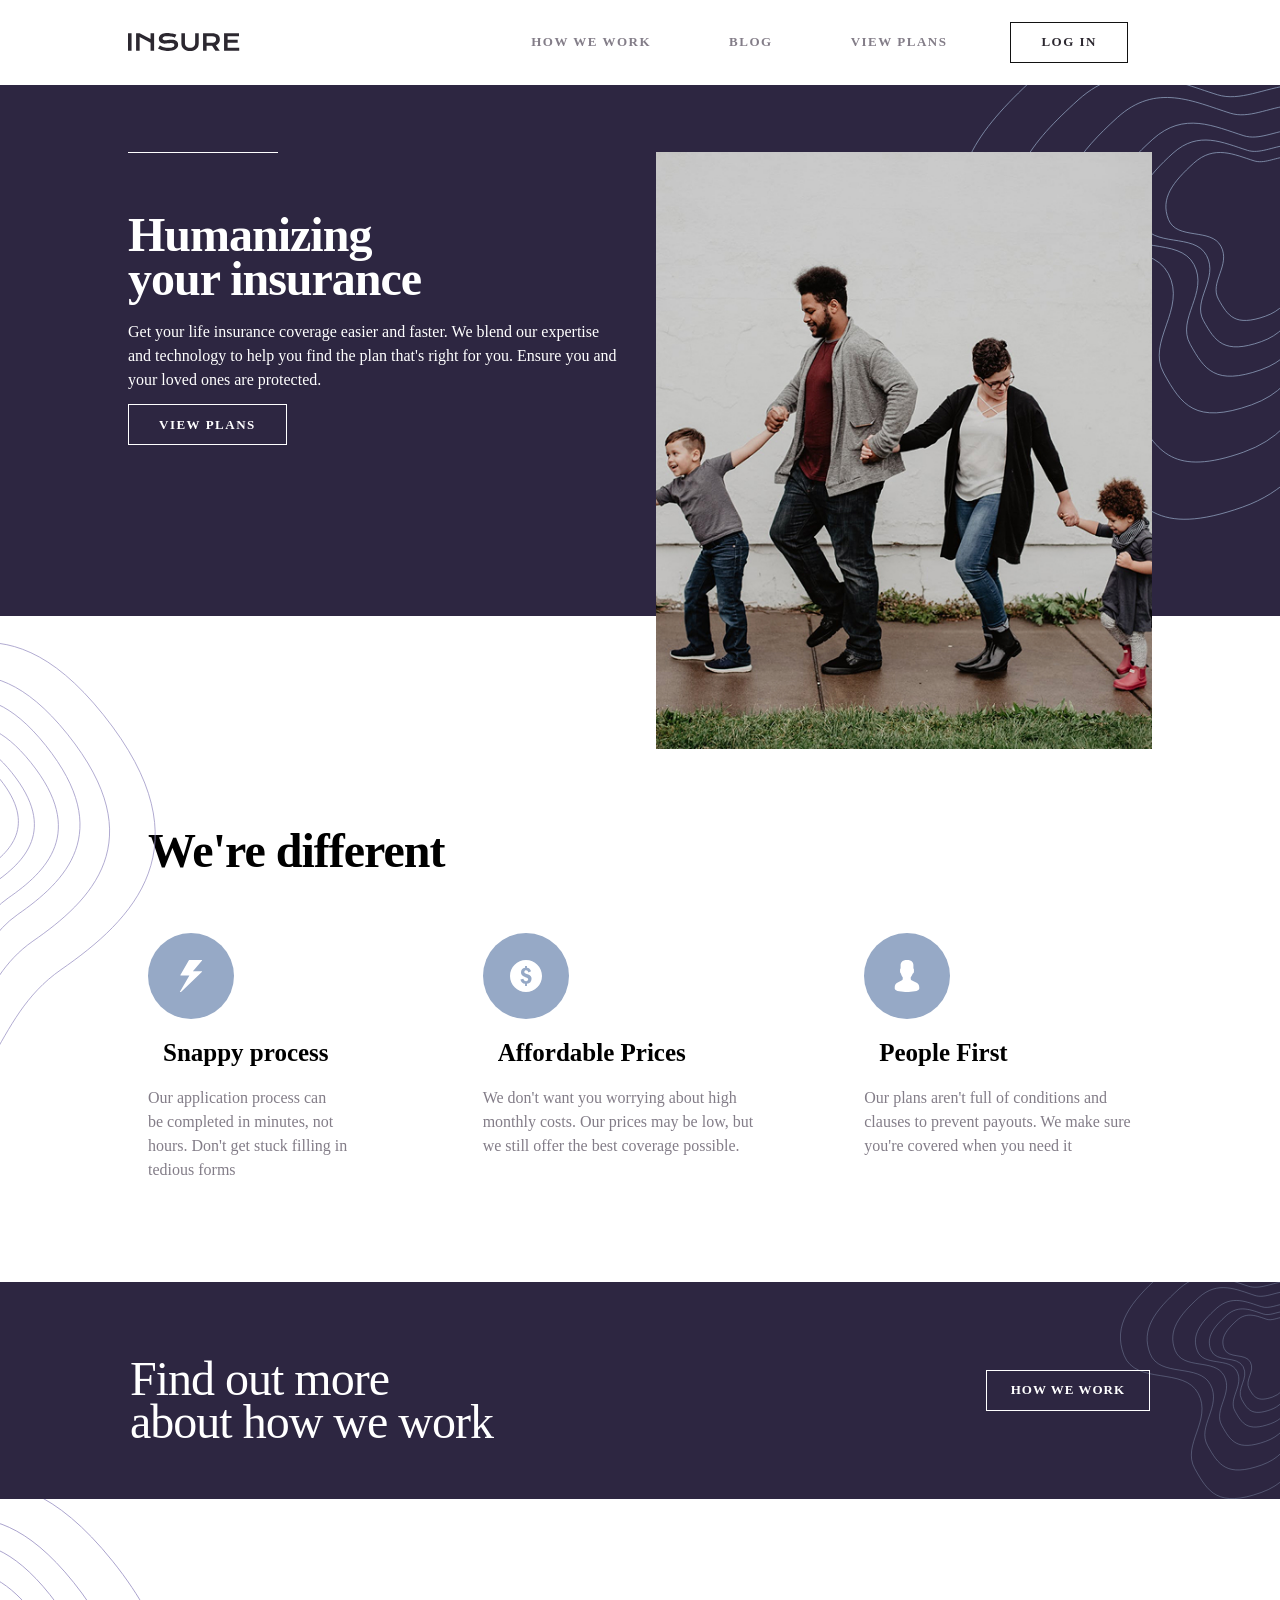
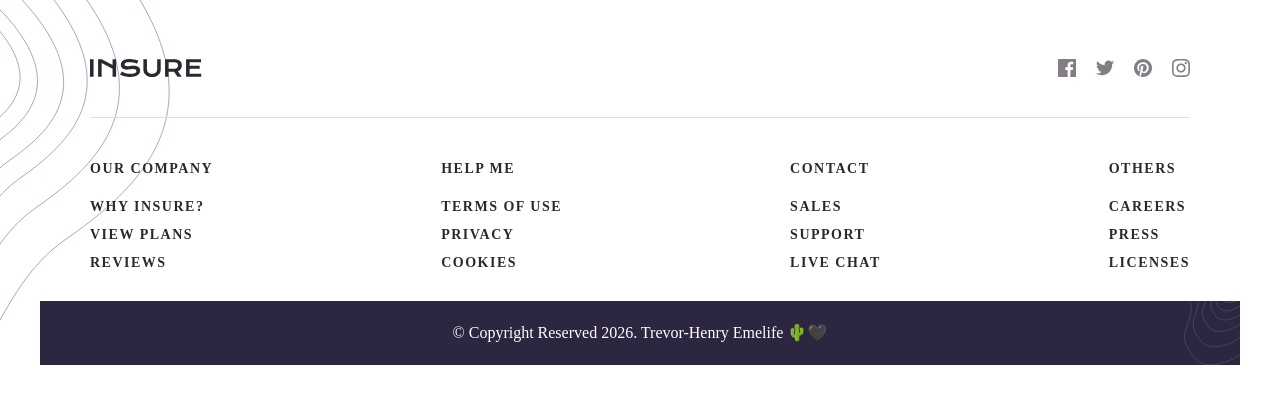
<file: index.html>
<!DOCTYPE html>
<html lang="en">
<head>
    <link rel="preconnect" href="https://fonts.googleapis.com">
    <link rel="preconnect" href="https://fonts.gstatic.com" crossorigin>
    <meta charset="UTF-8">
    <meta name="viewport" content="width=device-width, initial-scale=1.0">
    <meta name="description" content="This is a webpage>
    <meta name="author" content="Henry">
    <title>Insure Insurance LTD</title> 
    <link href="https://fonts.googleapis.com/css2?family=DM+Serif+Display:ital@0;1&family=Karla:ital,wght@0,200..800;1,200..800&display=swap" rel="stylesheet">
    <link rel="icon" type="image/png" href="images/favicon/favicon-96x96.png" sizes="96x96" />
<link rel="icon" type="image/svg+xml" href="images/favicon/favicon.svg" />
<link rel="shortcut icon" href="images/favicon/favicon.ico" />
<link rel="apple-touch-icon" sizes="180x180" href="images/favicon/apple-touch-icon.png" />
<link rel="manifest" href="images/favicon/site.webmanifest" />
<link rel="stylesheet" href="style.css">
</head>
<body>
    <header>
        <a href="">
            <img src="images/INSURE.svg" alt="Company's Logo">
        </a>
        <nav class="links">
            <a href="howwework.html">How we work</a> 
            <a href="blog.html">Blog</a>
            <a href="plans.html">View plans</a>
            <a href="login.html" class="link-btn">Log In</a>
        </nav>
    </header>

    <main>
        <!-- this is the hero -->

        <section class="hero">
          <div class="hero-left-hand">
           <!-- left hand -->
            <span>
                <svg width="150" height="1" viewBox="0 0 150 1" fill="none" xmlns="http://www.w3.org/2000/svg">
<rect width="150" height="1" fill="white"/>
</svg>
            </span>
            <h1>Humanizing your insurance</h1>
            <p>Get your life insurance coverage easier and faster. We blend our expertise and technology to help you find the plan 
                that's right for you. Ensure you and your loved ones are protected.
            </p> 
            <a href="plans.html" class="link-btn-white ">View plans</a> 
          </div>

          <div class="hero-right-hand">
             <!-- right hand -->
              <img src="images/Bitmap.jpg" alt="This is a family holding hands.">
          </div>
        </section>

        <div class="left-hand-image">
               <img src="images/Left Background Shapes.svg" alt="">
        </div>

        <section class="body">
            <div class="body-container">
                <h2>We're different</h2>
                <div class="body-grid">

                <div class="body-card">
                <img src="images/Feature Icon Container (1).svg" alt="">
                <h3>Snappy process</h3>
                <p>Our application process can be completed in minutes, not hours. Don't get stuck filling in tedious forms</p>
                 </div>

                 <div class="body-card">
                    <img src="images/Feature Icon Container (2).svg" alt="">
                    <h3>Affordable Prices</h3>
                    <p>We don't want you worrying about high monthly costs. Our prices may be low, but we still offer the best coverage possible.</p>
                 </div>

                 <div class="body-card">
                    <img src="images/Feature Icon Container (3).svg" alt="">
                    <h3>People First</h3>
                    <p>Our plans aren't full of conditions and clauses to prevent payouts. We make sure you're covered when you need it</p>
                 </div>
            </div>
            </div>
        </section>

          <section class="how-we-work" id="how-we-work">
                <div class="how-we-work-container">
                   <h2 class="how-we-work-h2">Find out more <br> about how we work</h2>
                   <a href="howwework.html">HOW WE WORK</a>
                </div>
            </section>

        </section>

    </main>

    <footer>
           <div class="footer-container">
                 <div class="footer-top">
                     <img src="images/INSURE.svg" alt="Company's Logo">
                     <div class="footer-socials">
                        <a href=""><img src="images/socialicon/Path.svg" alt="Facebook"></a>
                         <a href=""><img src="images/socialicon/Path (1).svg" alt="Twitter"></a>
                          <a href=""><img src="images/socialicon/Path (2).svg" alt="Pinterest"></a>
                           <a href=""><img src="images/socialicon/Shape.svg" alt="Instagram"></a>
                     </div>
                 </div>

                <div class="footer-links">
                    <div class="footer-column">
                        <h4><a href="index.html">OUR COMPANY</a></h4>
                        <a href="howwework.html">Why insure?</a>
                        <a href="plans.html">View Plans</a>
                        <a href="blog.html">Reviews</a>
                    </div>
                    
                    <div class="footer-column">
                        <h4><a href="">HELP ME</a></h4>
                        <a href="">Terms of use</a>
                        <a href="">Privacy</a>
                        <a href="">Cookies</a>
                    </div>

                    <div class="footer-column">
                         <h4><a href="mailto:henrychibuike07@gmail.com">CONTACT</a></h4>
                         <a href="">Sales</a>
                         <a href="">Support</a>
                         <a href="">Live Chat</a>
                    </div>

                    <div class="footer-column">
                         <h4><a href="">OTHERS</a></h4>
                         <a href="">Careers</a>
                         <a href="blog.html">Press</a>
                         <a href="">Licenses</a>
                    </div>
                </div>
           </div>

          <div class="copy-footer">
            &copy; Copyright Reserved 2026. Trevor-Henry Emelife 🌵🖤
          </div>
    </footer>
</body>
</html>
</file>
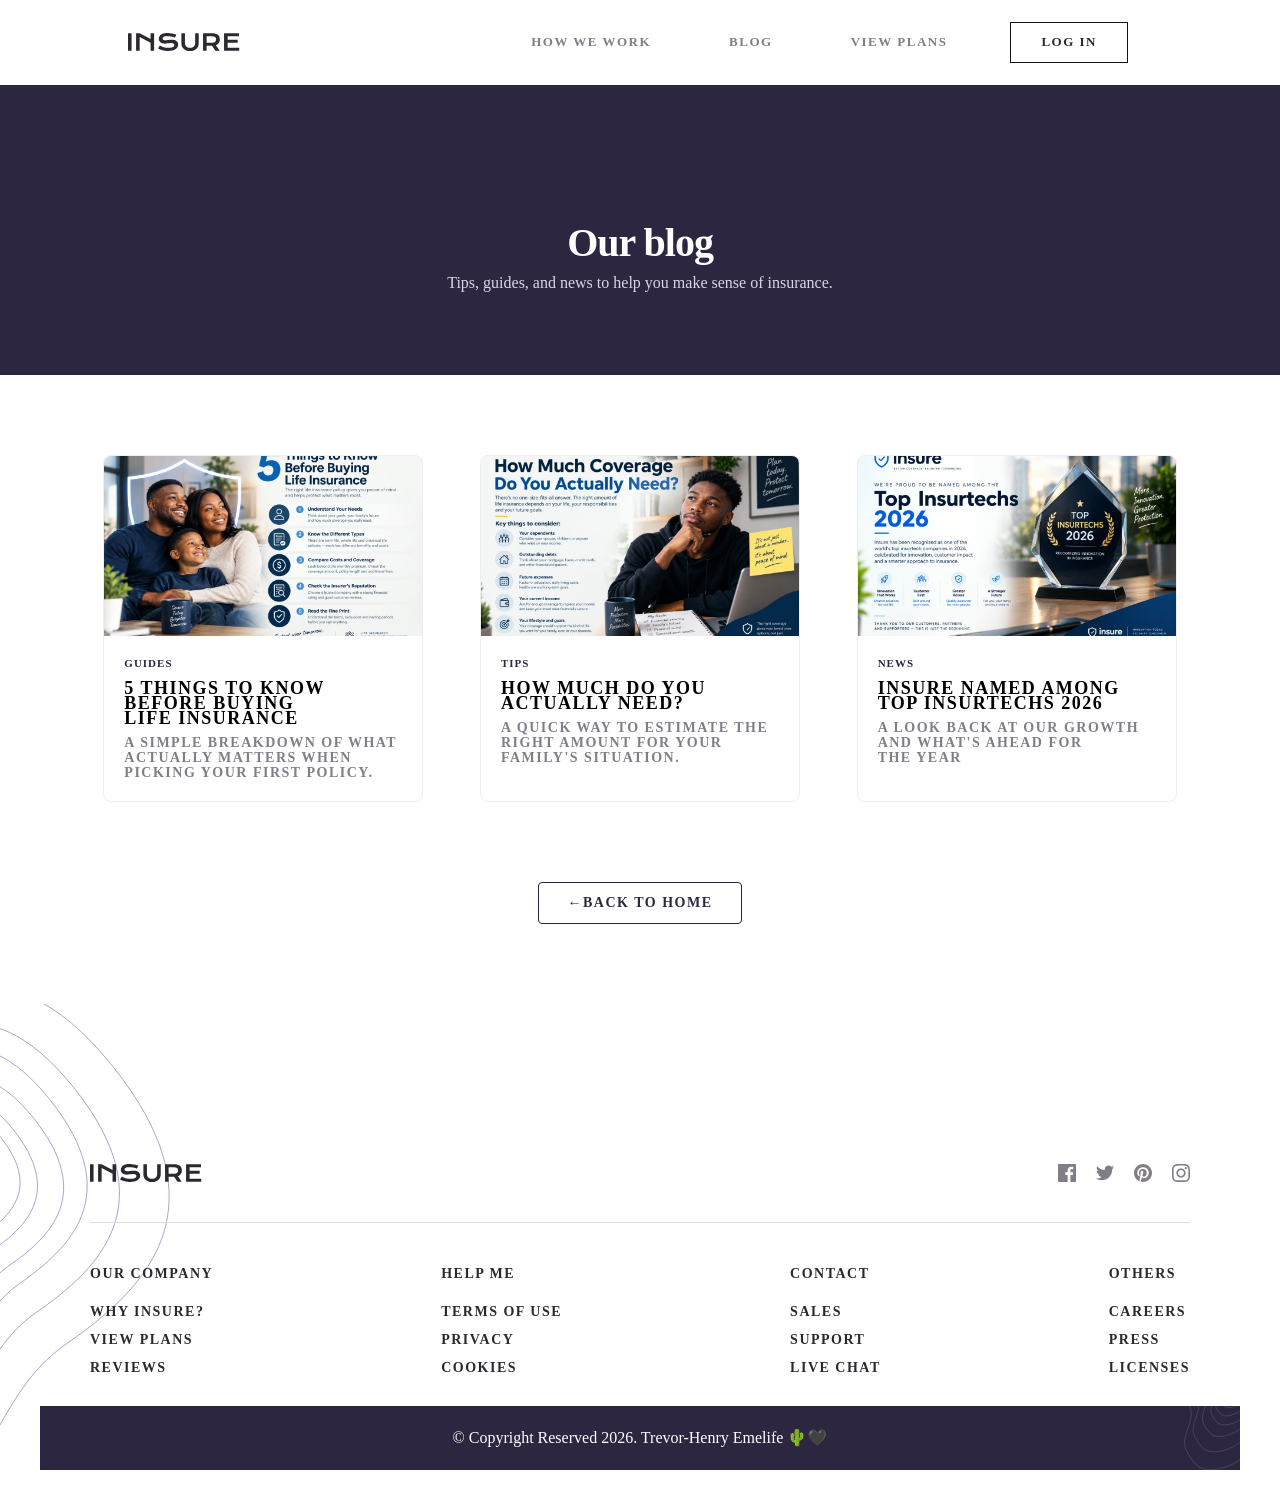
<file: blog.html>
<!DOCTYPE html>
<html lang="en">
<head>
    <link rel="preconnect" href="https://fonts.googleapis.com">
    <link rel="preconnect" href="https://fonts.gstatic.com" crossorigin>
    <meta charset="UTF-8">
    <meta name="viewport" content="width=device-width, initial-scale=1.0">
    <meta name="description" content="This is a webpage>
    <meta name="author" content="Henry">
    <title>Insure Insurance LTD</title> 
    <link href="https://fonts.googleapis.com/css2?family=DM+Serif+Display:ital@0;1&family=Karla:ital,wght@0,200..800;1,200..800&display=swap" rel="stylesheet">
    <link rel="icon" type="image/png" href="images/favicon/favicon-96x96.png" sizes="96x96" />
<link rel="icon" type="image/svg+xml" href="images/favicon/favicon.svg" />
<link rel="shortcut icon" href="images/favicon/favicon.ico" />
<link rel="apple-touch-icon" sizes="180x180" href="images/favicon/apple-touch-icon.png" />
<link rel="manifest" href="images/favicon/site.webmanifest" />
<link rel="stylesheet" href="style.css">
</head>

<body>
    <header>
        <a href="">
            <img src="images/INSURE.svg" alt="Company's Logo">
        </a>
        <nav class="links">
            <a href="howwework.html">How we work</a> 
            <a href="blog.html">Blog</a>
            <a href="plans.html">View plans</a>
            <a href="login.html" class="link-btn">Log In</a>
        </nav>
    </header>

    <main>
        <section class="blog-hero">
            <div class="blog-hero-container">
                <h1>Our blog</h1>
                <p>Tips, guides, and news to help you make sense of insurance.</p>
            </div>
        </section>

        <section class="blog-list">
            <div class="blog-list-container">
                <!-- remember to download images and put here -->
                <a href="blogpost1.html" class="blog-card"><img src="images/post3.jpeg" alt="5 things to know before buying life insurance">

                <div class="blog-card-content">
                    <span class="blog-tag">GUIDES</span>
                    <h3>5 things to know before buying life insurance</h3>
                    <p>A simple breakdown of what actually matters when picking your first policy.</p>
                </div>
                </a>

                <a href="blogpost2.html" class="blog-card">
                    <img src="images/post1.jpeg" alt="How much coverage do you actually need?">
                    <div class="blog-card-content">
                        <span class="blog-tag">TIPS</span>
                        <h3>How much do you actually need?</h3>
                        <p>A quick way to estimate the right amount for your family's situation.</p>
                    </div>
                </a>

                <a href="blogpost3.html" class="blog-card">
                    <img src="images/post2.jpeg" alt="Insure named among top insurtechs 2026">
                    <div class="blog-card-content">
                        <span class="blog-tag">NEWS</span>
                        <h3>Insure named among top insurtechs 2026</h3>
                        <p>A look back at our growth and what's ahead for the year</p>
                    </div>
                </a>
            </div>
        </section>

        <section class="back-home">
              <a href="index.html" class="back-home-btn">←Back to Home</a>
        </section>
    </main>

     <footer>
           <div class="footer-container">
                 <div class="footer-top">
                     <img src="images/INSURE.svg" alt="Company's Logo">
                     <div class="footer-socials">
                        <a href=""><img src="images/socialicon/Path.svg" alt="Facebook"></a>
                         <a href=""><img src="images/socialicon/Path (1).svg" alt="Twitter"></a>
                          <a href=""><img src="images/socialicon/Path (2).svg" alt="Pinterest"></a>
                           <a href=""><img src="images/socialicon/Shape.svg" alt="Instagram"></a>
                     </div>
                 </div>

                <div class="footer-links">
                    <div class="footer-column">
                        <h4><a href="#">OUR COMPANY</a></h4>
                        <a href="">Why insure?</a>
                        <a href="plans.html">View Plans</a>
                        <a href="">Reviews</a>
                    </div>
                    
                    <div class="footer-column">
                        <h4><a href="">HELP ME</a></h4>
                        <a href="">Terms of use</a>
                        <a href="">Privacy</a>
                        <a href="">Cookies</a>
                    </div>

                    <div class="footer-column">
                         <h4><a href="">CONTACT</a></h4>
                         <a href="">Sales</a>
                         <a href="">Support</a>
                         <a href="">Live Chat</a>
                    </div>

                    <div class="footer-column">
                         <h4><a href="">OTHERS</a></h4>
                         <a href="">Careers</a>
                         <a href="">Press</a>
                         <a href="">Licenses</a>
                    </div>
                </div>
           </div>

            <div class="copy-footer">
            &copy; Copyright Reserved 2026. Trevor-Henry Emelife 🌵🖤
          </div>

           </footer>
</body>
</file>
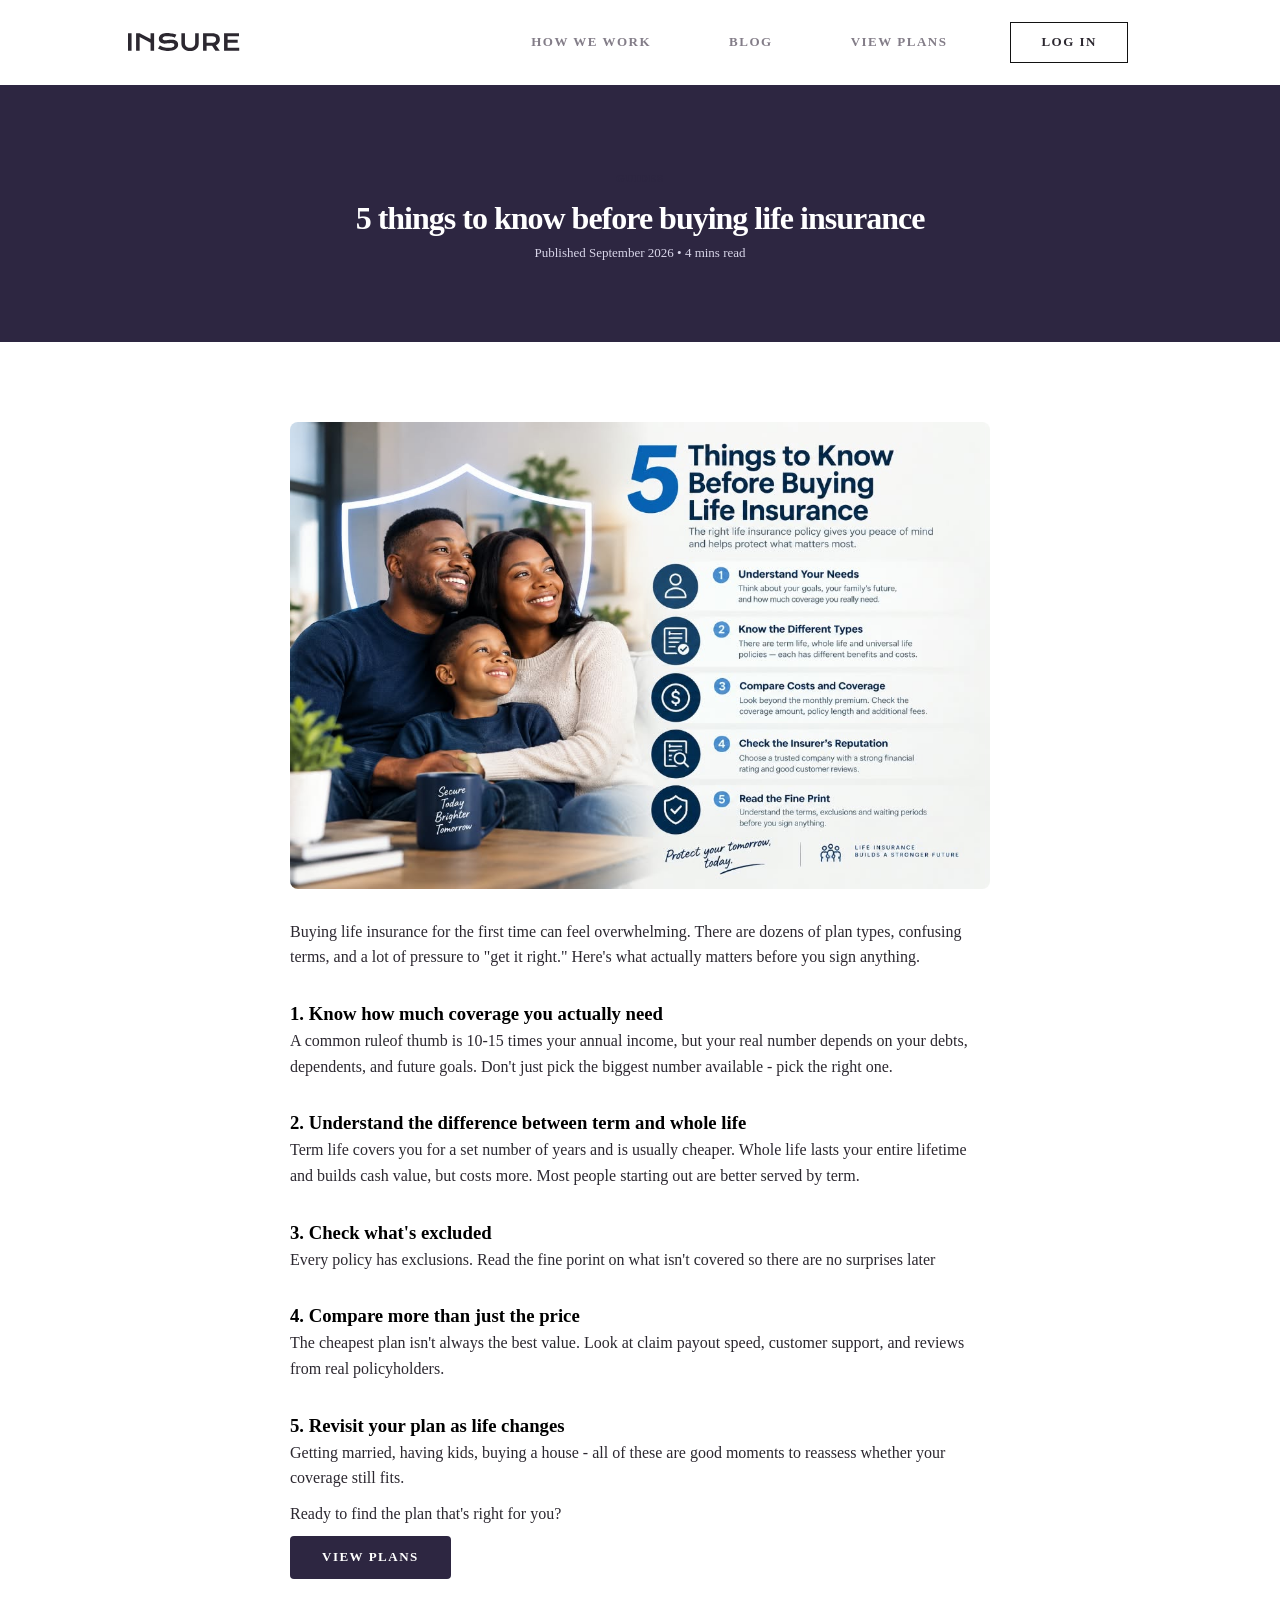
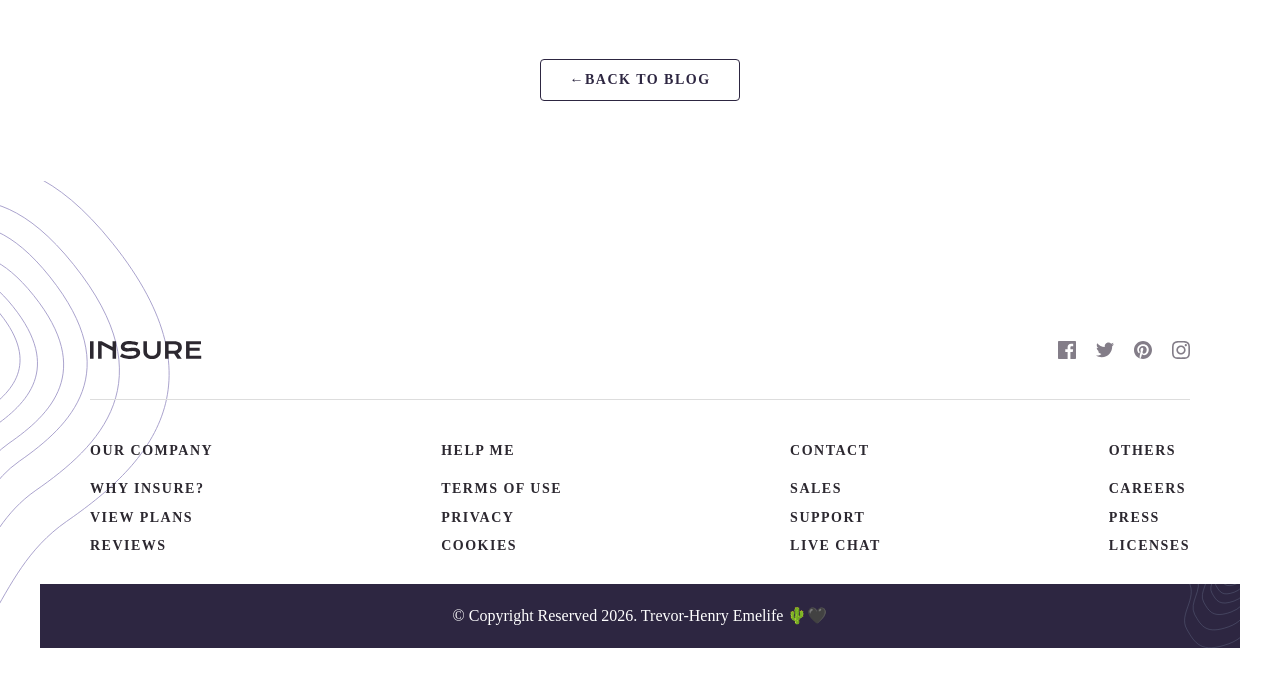
<file: blogpost1.html>
<!DOCTYPE html>
<html lang="en">
<head>
    <link rel="preconnect" href="https://fonts.googleapis.com">
    <link rel="preconnect" href="https://fonts.gstatic.com" crossorigin>
    <meta charset="UTF-8">
    <meta name="viewport" content="width=device-width, initial-scale=1.0">
    <meta name="description" content="This is a webpage>
    <meta name="author" content="Henry">
    <title>Insure Insurance LTD</title> 
    <link href="https://fonts.googleapis.com/css2?family=DM+Serif+Display:ital@0;1&family=Karla:ital,wght@0,200..800;1,200..800&display=swap" rel="stylesheet">
    <link rel="icon" type="image/png" href="images/favicon/favicon-96x96.png" sizes="96x96" />
<link rel="icon" type="image/svg+xml" href="images/favicon/favicon.svg" />
<link rel="shortcut icon" href="images/favicon/favicon.ico" />
<link rel="apple-touch-icon" sizes="180x180" href="images/favicon/apple-touch-icon.png" />
<link rel="manifest" href="images/favicon/site.webmanifest" />
<link rel="stylesheet" href="style.css">
</head>

<body>
    <header>
        <a href="">
            <img src="images/INSURE.svg" alt="Company's Logo">
        </a>
        <nav class="links">
            <a href="howwework.html">How we work</a> 
            <a href="blog.html">Blog</a>
            <a href="plans.html">View plans</a>
            <a href="login.html" class="link-btn">Log In</a>
        </nav>
    </header>

    <main>
         <section class="post-hero">
            <div class="post-hero-container">
                <span class="blog-tag">GUIDES</span>
                <h1>5 things to know before buying life insurance</h1>
                <p class="post-meta">Published September 2026 • 4 mins read</p>
            </div>
         </section>

         <section class="post-content">
            <div class="post-content-container">
                <img src="images/post3.jpeg" alt="5 things to know before buying life insurance" class="post-image">
                <p>Buying life insurance for the first time can feel overwhelming. There are dozens of plan types, confusing terms, and a lot of pressure to "get it right." 
                    Here's what actually matters before you sign anything.
                </p>
                <h3>1. Know how much coverage you actually need</h3>
                <p>A common ruleof thumb is 10-15 times your annual income, but your real number depends on your debts,
                   dependents, and future goals. Don't just pick the biggest number available - pick the right one.
                </p>

                <h3>2. Understand the difference between term and whole life</h3>
                <p>Term life covers you for a set number of years and is usually cheaper. Whole life lasts your entire lifetime
                    and builds cash value, but costs more. Most people starting out are better served by term.
                </p>

                <h3>3. Check what's excluded</h3>
                <p>Every policy has exclusions. Read the fine porint on what isn't covered so there are no surprises later</p>

                <h3>4. Compare more than just the price</h3>
                <p>The cheapest plan isn't always the best value. Look at claim payout speed, customer support, and reviews from real policyholders.</p>

                <h3>5. Revisit your plan as life changes</h3>
                <p>Getting married, having kids, buying a house - all of these are good moments to reassess
                    whether your coverage still fits.
                </p>

                <p>Ready to find the plan that's right for you?</p>
                <a href="plans.html" class="hwp-cta-btn">View plans</a>
            </div>
         </section>

         <section class="back-home">
            <a href="blog.html" class="back-home-btn">←Back to Blog</a>
         </section>
    </main>

    <footer>
           <div class="footer-container">
                 <div class="footer-top">
                     <img src="images/INSURE.svg" alt="Company's Logo">
                     <div class="footer-socials">
                        <a href=""><img src="images/socialicon/Path.svg" alt="Facebook"></a>
                         <a href=""><img src="images/socialicon/Path (1).svg" alt="Twitter"></a>
                          <a href=""><img src="images/socialicon/Path (2).svg" alt="Pinterest"></a>
                           <a href=""><img src="images/socialicon/Shape.svg" alt="Instagram"></a>
                     </div>
                 </div>

                <div class="footer-links">
                    <div class="footer-column">
                        <h4><a href="#">OUR COMPANY</a></h4>
                        <a href="">Why insure?</a>
                        <a href="plans.html">View Plans</a>
                        <a href="">Reviews</a>
                    </div>
                    
                    <div class="footer-column">
                        <h4><a href="">HELP ME</a></h4>
                        <a href="">Terms of use</a>
                        <a href="">Privacy</a>
                        <a href="">Cookies</a>
                    </div>

                    <div class="footer-column">
                         <h4><a href="">CONTACT</a></h4>
                         <a href="">Sales</a>
                         <a href="">Support</a>
                         <a href="">Live Chat</a>
                    </div>

                    <div class="footer-column">
                         <h4><a href="">OTHERS</a></h4>
                         <a href="">Careers</a>
                         <a href="">Press</a>
                         <a href="">Licenses</a>
                    </div>
                </div>
           </div>

           <div class="copy-footer">
            &copy; Copyright Reserved 2026. Trevor-Henry Emelife 🌵🖤
          </div>

    </footer>
</body>
</file>
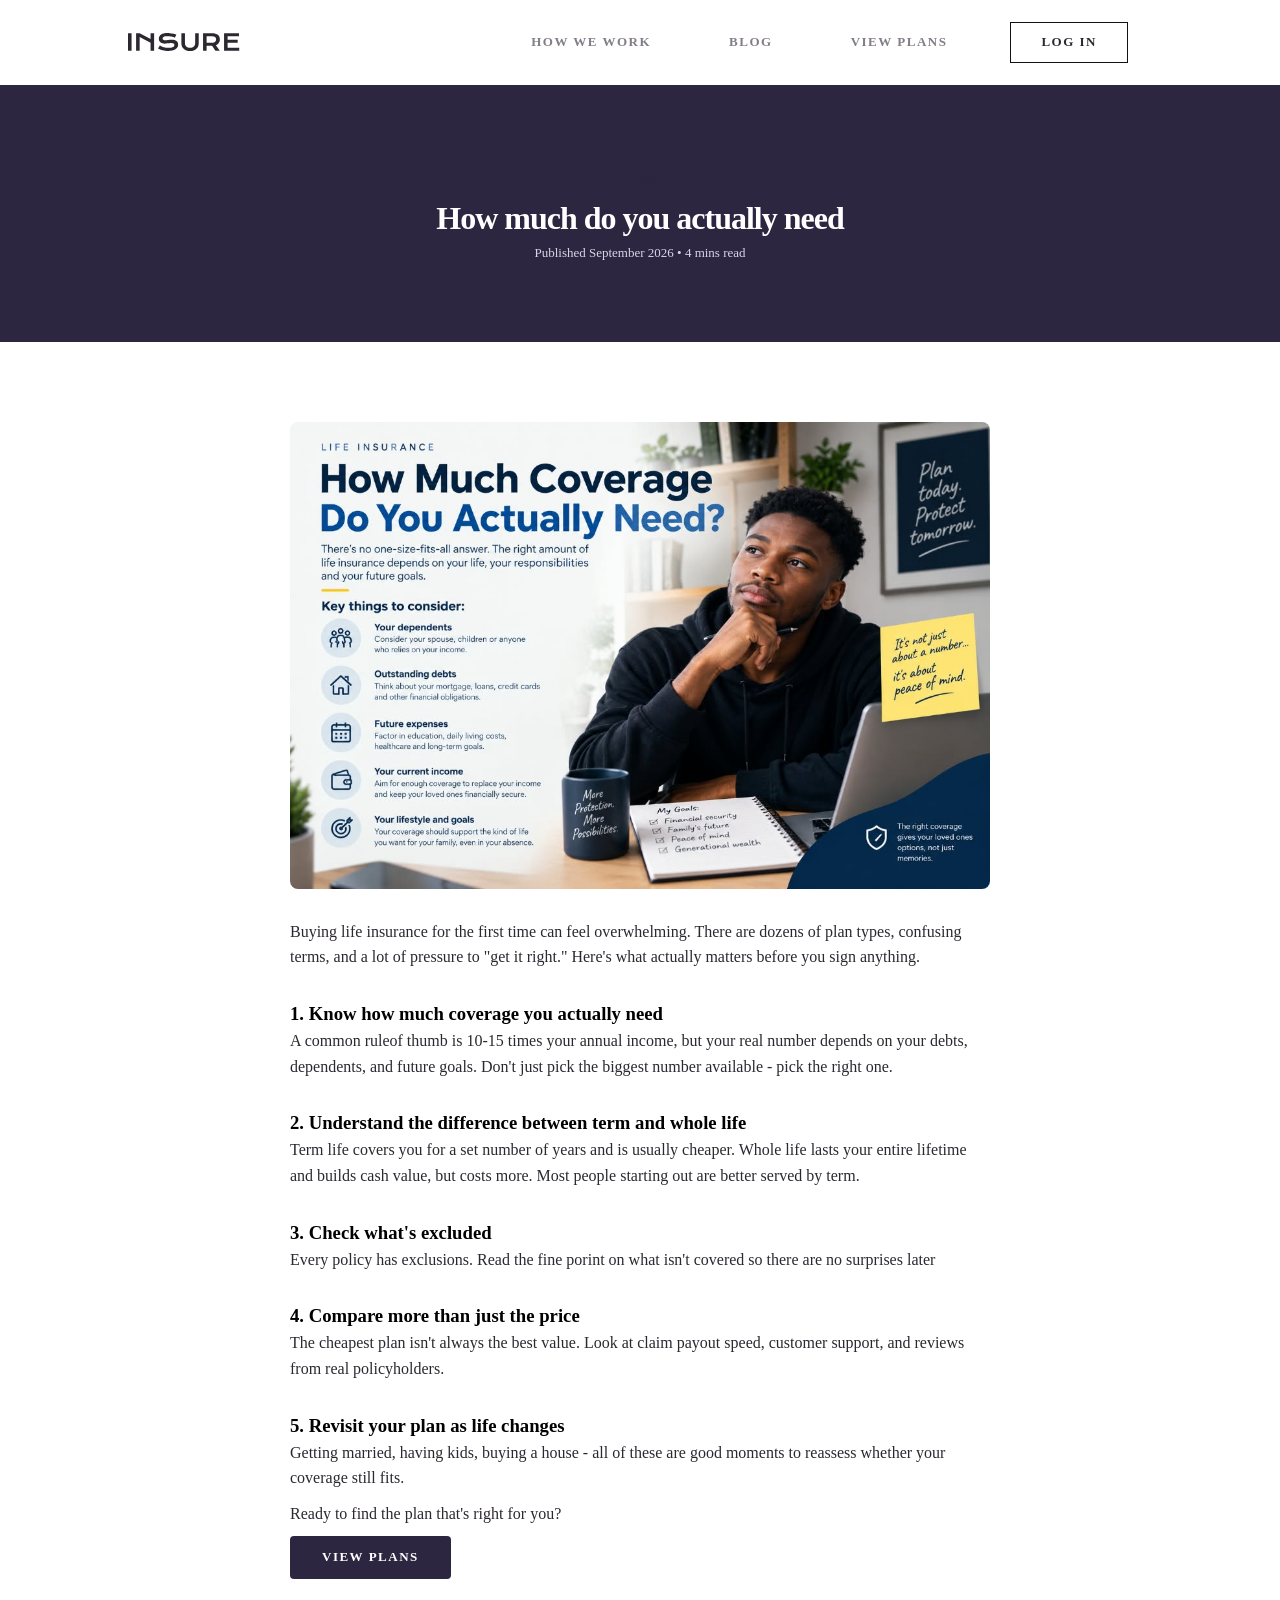
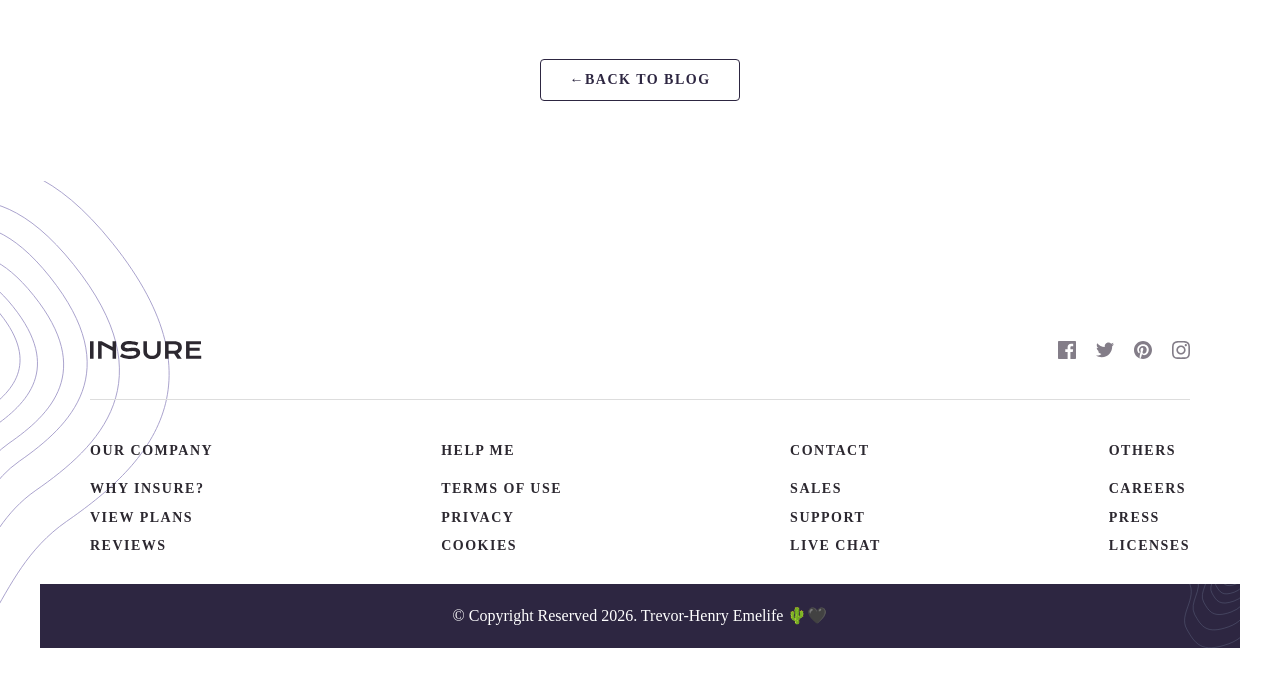
<file: blogpost2.html>
<!DOCTYPE html>
<html lang="en">
<head>
    <link rel="preconnect" href="https://fonts.googleapis.com">
    <link rel="preconnect" href="https://fonts.gstatic.com" crossorigin>
    <meta charset="UTF-8">
    <meta name="viewport" content="width=device-width, initial-scale=1.0">
    <meta name="description" content="This is a webpage>
    <meta name="author" content="Henry">
    <title>Insure Insurance LTD</title> 
    <link href="https://fonts.googleapis.com/css2?family=DM+Serif+Display:ital@0;1&family=Karla:ital,wght@0,200..800;1,200..800&display=swap" rel="stylesheet">
    <link rel="icon" type="image/png" href="images/favicon/favicon-96x96.png" sizes="96x96" />
<link rel="icon" type="image/svg+xml" href="images/favicon/favicon.svg" />
<link rel="shortcut icon" href="images/favicon/favicon.ico" />
<link rel="apple-touch-icon" sizes="180x180" href="images/favicon/apple-touch-icon.png" />
<link rel="manifest" href="images/favicon/site.webmanifest" />
<link rel="stylesheet" href="style.css">
</head>

<body>
    <header>
        <a href="">
            <img src="images/INSURE.svg" alt="Company's Logo">
        </a>
        <nav class="links">
            <a href="howwework.html">How we work</a> 
            <a href="blog.html">Blog</a>
            <a href="plans.html">View plans</a>
            <a href="login.html" class="link-btn">Log In</a>
        </nav>
    </header>

    <main>
         <section class="post-hero">
            <div class="post-hero-container">
                <span class="blog-tag">TIPS</span>
                <h1>How much do you actually need</h1>
                <p class="post-meta">Published September 2026 • 4 mins read</p>
            </div>
         </section>

         <section class="post-content">
            <div class="post-content-container">
                <img src="images/post1.jpeg" alt="5 things to know before buying life insurance" class="post-image">
                <p>Buying life insurance for the first time can feel overwhelming. There are dozens of plan types, confusing terms, and a lot of pressure to "get it right." 
                    Here's what actually matters before you sign anything.
                </p>
                <h3>1. Know how much coverage you actually need</h3>
                <p>A common ruleof thumb is 10-15 times your annual income, but your real number depends on your debts,
                   dependents, and future goals. Don't just pick the biggest number available - pick the right one.
                </p>

                <h3>2. Understand the difference between term and whole life</h3>
                <p>Term life covers you for a set number of years and is usually cheaper. Whole life lasts your entire lifetime
                    and builds cash value, but costs more. Most people starting out are better served by term.
                </p>

                <h3>3. Check what's excluded</h3>
                <p>Every policy has exclusions. Read the fine porint on what isn't covered so there are no surprises later</p>

                <h3>4. Compare more than just the price</h3>
                <p>The cheapest plan isn't always the best value. Look at claim payout speed, customer support, and reviews from real policyholders.</p>

                <h3>5. Revisit your plan as life changes</h3>
                <p>Getting married, having kids, buying a house - all of these are good moments to reassess
                    whether your coverage still fits.
                </p>

                <p>Ready to find the plan that's right for you?</p>
                <a href="plans.html" class="hwp-cta-btn">View plans</a>
            </div>
         </section>

         <section class="back-home">
            <a href="blog.html" class="back-home-btn">←Back to Blog</a>
         </section>
    </main>

    <footer>
           <div class="footer-container">
                 <div class="footer-top">
                     <img src="images/INSURE.svg" alt="Company's Logo">
                     <div class="footer-socials">
                        <a href=""><img src="images/socialicon/Path.svg" alt="Facebook"></a>
                         <a href=""><img src="images/socialicon/Path (1).svg" alt="Twitter"></a>
                          <a href=""><img src="images/socialicon/Path (2).svg" alt="Pinterest"></a>
                           <a href=""><img src="images/socialicon/Shape.svg" alt="Instagram"></a>
                     </div>
                 </div>

                <div class="footer-links">
                    <div class="footer-column">
                        <h4><a href="#">OUR COMPANY</a></h4>
                        <a href="">Why insure?</a>
                        <a href="plans.html">View Plans</a>
                        <a href="">Reviews</a>
                    </div>
                    
                    <div class="footer-column">
                        <h4><a href="">HELP ME</a></h4>
                        <a href="">Terms of use</a>
                        <a href="">Privacy</a>
                        <a href="">Cookies</a>
                    </div>

                    <div class="footer-column">
                         <h4><a href="">CONTACT</a></h4>
                         <a href="">Sales</a>
                         <a href="">Support</a>
                         <a href="">Live Chat</a>
                    </div>

                    <div class="footer-column">
                         <h4><a href="">OTHERS</a></h4>
                         <a href="">Careers</a>
                         <a href="">Press</a>
                         <a href="">Licenses</a>
                    </div>
                </div>
           </div>

           <div class="copy-footer">
            &copy; Copyright Reserved 2026. Trevor-Henry Emelife 🌵🖤
          </div>

    </footer>
</body>
</file>
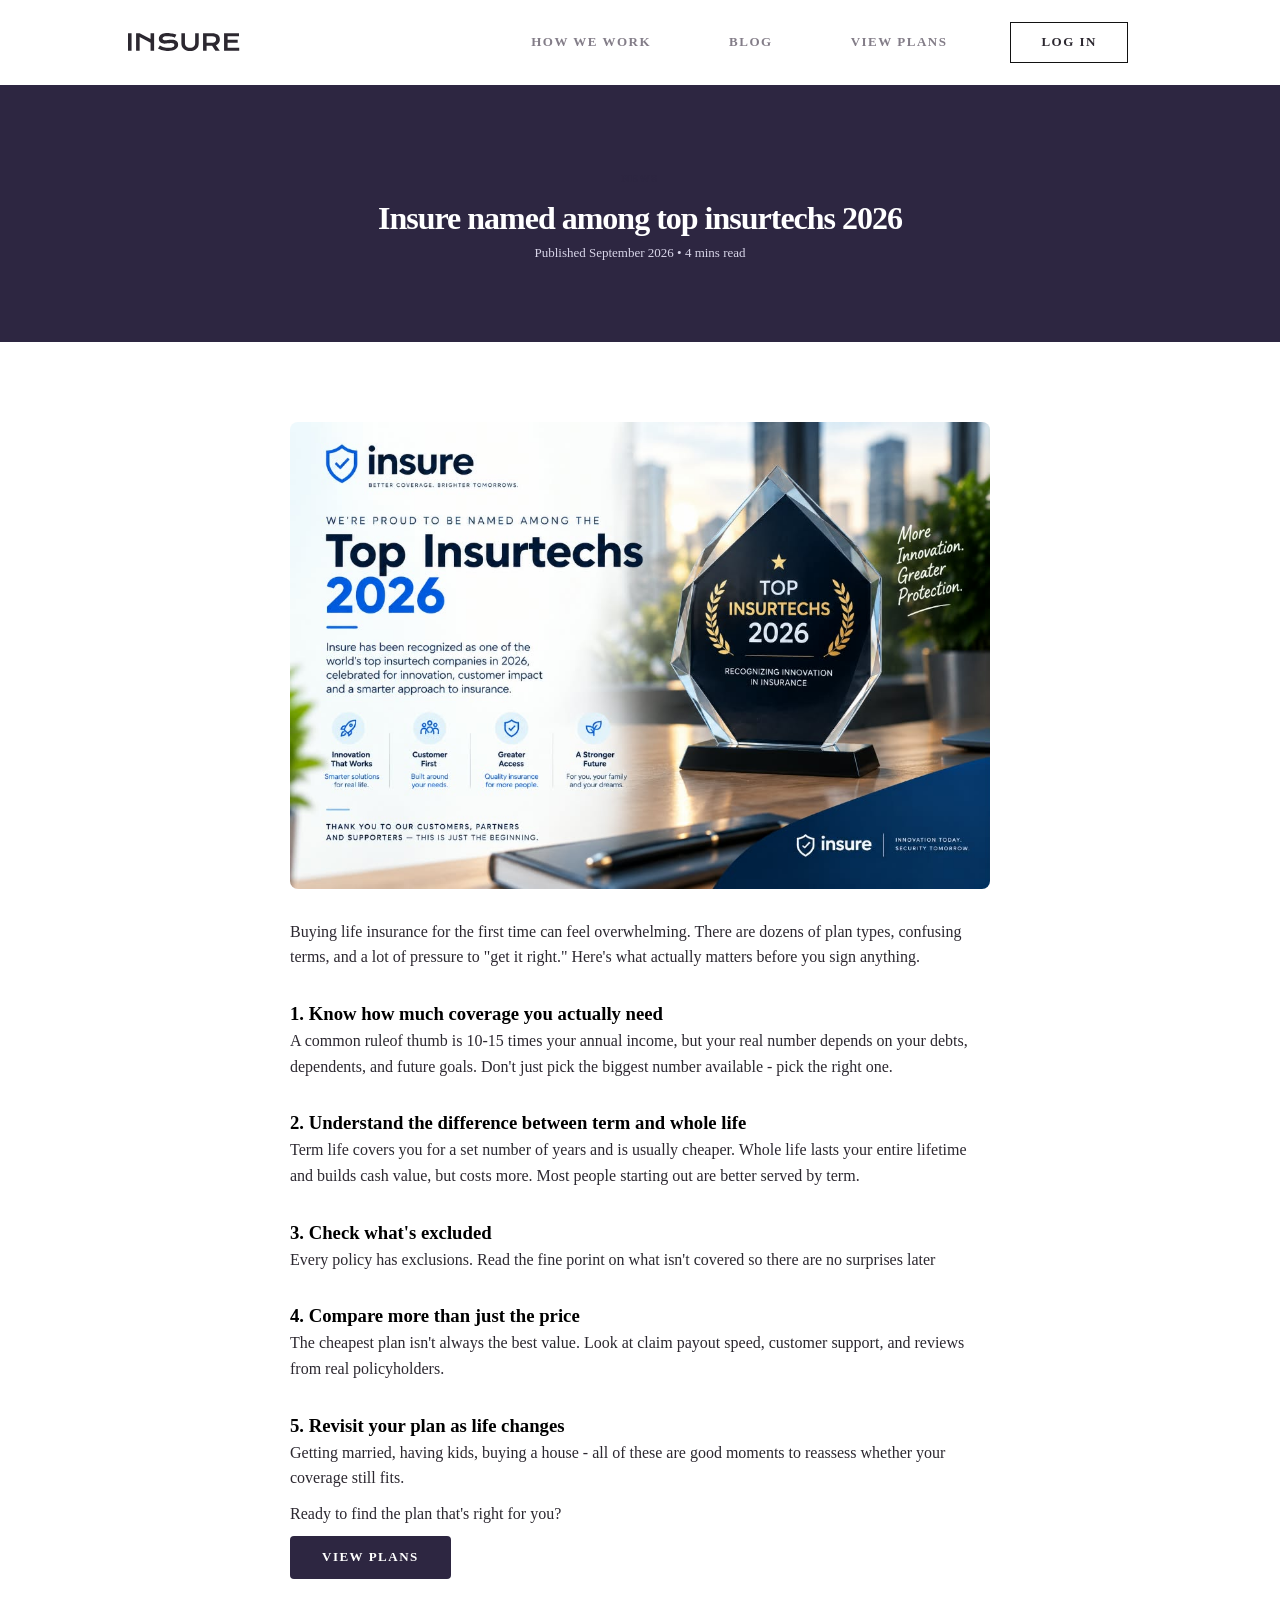
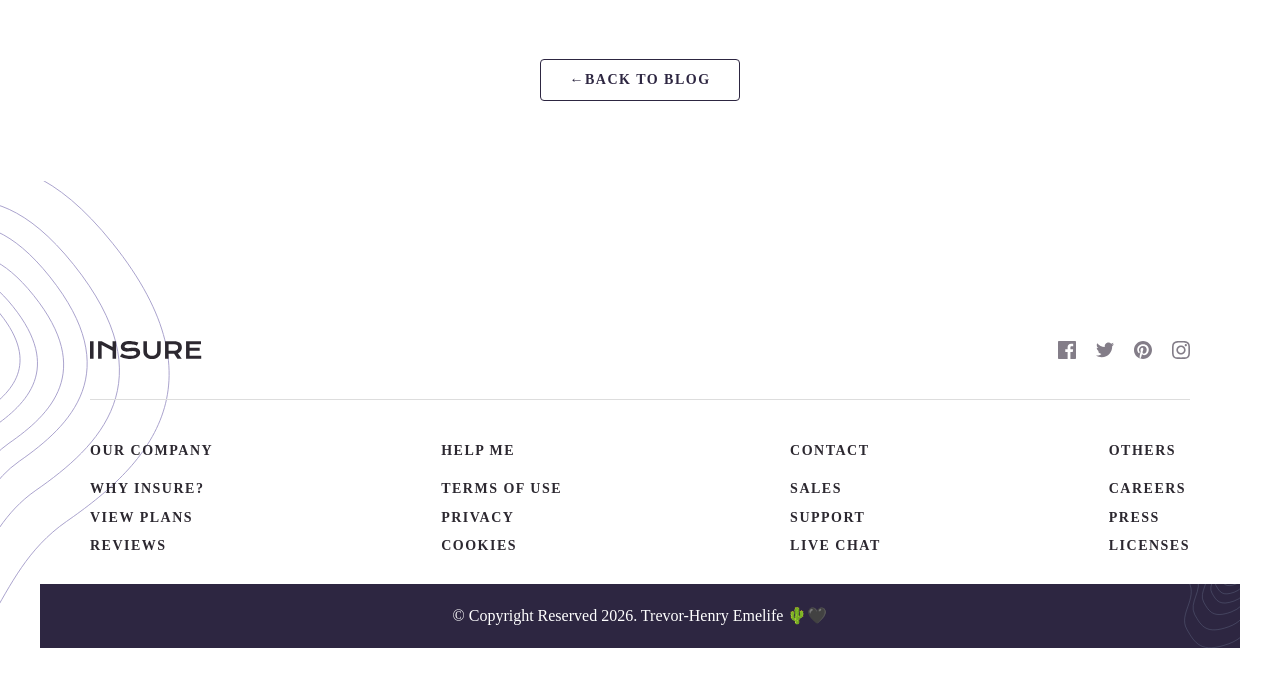
<file: blogpost3.html>
<!DOCTYPE html>
<html lang="en">
<head>
    <link rel="preconnect" href="https://fonts.googleapis.com">
    <link rel="preconnect" href="https://fonts.gstatic.com" crossorigin>
    <meta charset="UTF-8">
    <meta name="viewport" content="width=device-width, initial-scale=1.0">
    <meta name="description" content="This is a webpage>
    <meta name="author" content="Henry">
    <title>Insure Insurance LTD</title> 
    <link href="https://fonts.googleapis.com/css2?family=DM+Serif+Display:ital@0;1&family=Karla:ital,wght@0,200..800;1,200..800&display=swap" rel="stylesheet">
    <link rel="icon" type="image/png" href="images/favicon/favicon-96x96.png" sizes="96x96" />
<link rel="icon" type="image/svg+xml" href="images/favicon/favicon.svg" />
<link rel="shortcut icon" href="images/favicon/favicon.ico" />
<link rel="apple-touch-icon" sizes="180x180" href="images/favicon/apple-touch-icon.png" />
<link rel="manifest" href="images/favicon/site.webmanifest" />
<link rel="stylesheet" href="style.css">
</head>

<body>
    <header>
        <a href="">
            <img src="images/INSURE.svg" alt="Company's Logo">
        </a>
        <nav class="links">
            <a href="howwework.html">How we work</a> 
            <a href="blog.html">Blog</a>
            <a href="plans.html">View plans</a>
            <a href="login.html" class="link-btn">Log In</a>  
        </nav>
    </header>

    <main>
         <section class="post-hero">
            <div class="post-hero-container">
                <span class="blog-tag">NEWS</span>
                <h1>Insure named among top insurtechs 2026</h1>
                <p class="post-meta">Published September 2026 • 4 mins read</p>
            </div>
         </section>

         <section class="post-content">
            <div class="post-content-container">
                <img src="images/post2.jpeg" alt="5 things to know before buying life insurance" class="post-image">
                <p>Buying life insurance for the first time can feel overwhelming. There are dozens of plan types, confusing terms, and a lot of pressure to "get it right." 
                    Here's what actually matters before you sign anything.
                </p>
                <h3>1. Know how much coverage you actually need</h3>
                <p>A common ruleof thumb is 10-15 times your annual income, but your real number depends on your debts,
                   dependents, and future goals. Don't just pick the biggest number available - pick the right one.
                </p>

                <h3>2. Understand the difference between term and whole life</h3>
                <p>Term life covers you for a set number of years and is usually cheaper. Whole life lasts your entire lifetime
                    and builds cash value, but costs more. Most people starting out are better served by term.
                </p>

                <h3>3. Check what's excluded</h3>
                <p>Every policy has exclusions. Read the fine porint on what isn't covered so there are no surprises later</p>

                <h3>4. Compare more than just the price</h3>
                <p>The cheapest plan isn't always the best value. Look at claim payout speed, customer support, and reviews from real policyholders.</p>

                <h3>5. Revisit your plan as life changes</h3>
                <p>Getting married, having kids, buying a house - all of these are good moments to reassess
                    whether your coverage still fits.
                </p>

                <p>Ready to find the plan that's right for you?</p>
                <a href="plans.html" class="hwp-cta-btn">View plans</a>
            </div>
         </section>

         <section class="back-home">
            <a href="blog.html" class="back-home-btn">←Back to Blog</a>
         </section>
    </main>

    <footer>
           <div class="footer-container">
                 <div class="footer-top">
                     <img src="images/INSURE.svg" alt="Company's Logo">
                     <div class="footer-socials">
                        <a href=""><img src="images/socialicon/Path.svg" alt="Facebook"></a>
                         <a href=""><img src="images/socialicon/Path (1).svg" alt="Twitter"></a>
                          <a href=""><img src="images/socialicon/Path (2).svg" alt="Pinterest"></a>
                           <a href=""><img src="images/socialicon/Shape.svg" alt="Instagram"></a>
                     </div>
                 </div>

                <div class="footer-links">
                    <div class="footer-column">
                        <h4><a href="#">OUR COMPANY</a></h4>
                        <a href="">Why insure?</a>
                        <a href="plans.html">View Plans</a>
                        <a href="">Reviews</a>
                    </div>
                    
                    <div class="footer-column">
                        <h4><a href="">HELP ME</a></h4>
                        <a href="">Terms of use</a>
                        <a href="">Privacy</a>
                        <a href="">Cookies</a>
                    </div>

                    <div class="footer-column">
                         <h4><a href="">CONTACT</a></h4>
                         <a href="">Sales</a>
                         <a href="">Support</a>
                         <a href="">Live Chat</a>
                    </div>

                    <div class="footer-column">
                         <h4><a href="">OTHERS</a></h4>
                         <a href="">Careers</a>
                         <a href="">Press</a>
                         <a href="">Licenses</a>
                    </div>
                </div>
           </div>

           <div class="copy-footer">
            &copy; Copyright Reserved 2026. Trevor-Henry Emelife 🌵🖤
          </div>

    </footer>
</body>
</file>
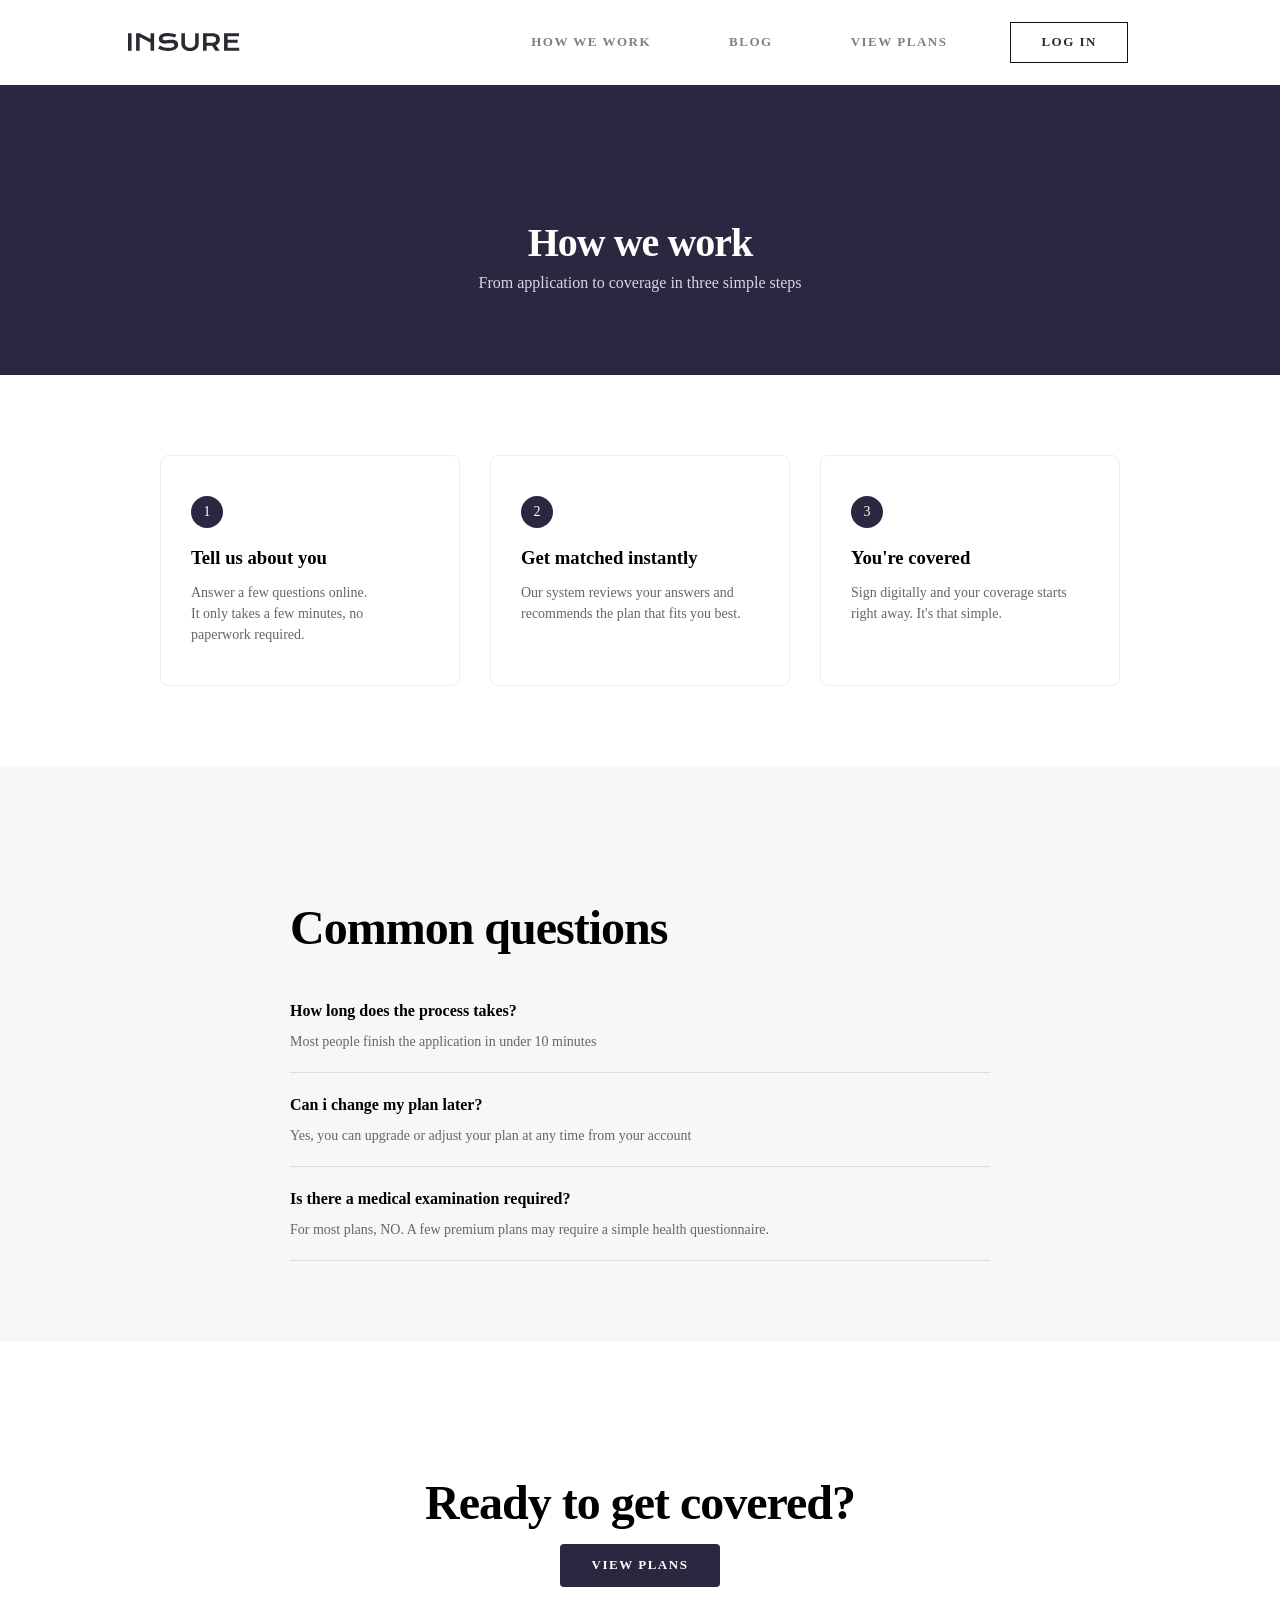
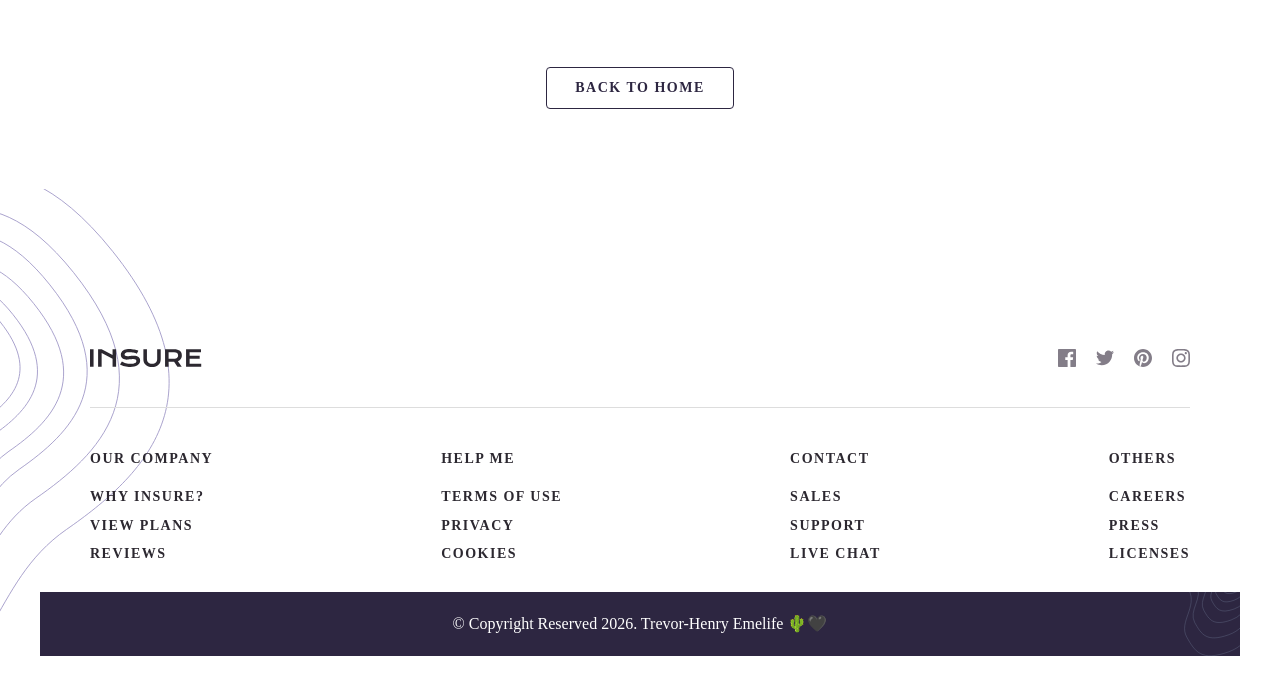
<file: howwework.html>
<!DOCTYPE html>
<html lang="en">
<head>
    <link rel="preconnect" href="https://fonts.googleapis.com">
    <link rel="preconnect" href="https://fonts.gstatic.com" crossorigin>
    <meta charset="UTF-8">
    <meta name="viewport" content="width=device-width, initial-scale=1.0">
    <meta name="description" content="This is a webpage>
    <meta name="author" content="Henry">
    <title>Insure Insurance LTD</title> 
    <link href="https://fonts.googleapis.com/css2?family=DM+Serif+Display:ital@0;1&family=Karla:ital,wght@0,200..800;1,200..800&display=swap" rel="stylesheet">
    <link rel="icon" type="image/png" href="images/favicon/favicon-96x96.png" sizes="96x96" />
<link rel="icon" type="image/svg+xml" href="images/favicon/favicon.svg" />
<link rel="shortcut icon" href="images/favicon/favicon.ico" />
<link rel="apple-touch-icon" sizes="180x180" href="images/favicon/apple-touch-icon.png" />
<link rel="manifest" href="images/favicon/site.webmanifest" />
<link rel="stylesheet" href="style.css">
</head>

    <header>
        <a href="">
            <img src="images/INSURE.svg" alt="Company's Logo">
        </a>
        <nav class="links">
            <a href="#">How we work</a> 
            <a href="blog.html">Blog</a>
            <a href="plans.html">View plans</a>
            <a href="login.html" class="link-btn">Log In</a>
        </nav>
    </header>

    <main>
      <section class="hwp-hero">
        <div class="hwp-hero-container">
            <h1>How we work</h1>
            <p>From application to coverage in three simple steps</p>
        </div>
      </section>

      <section class="hwp-steps">
          <div class="hwp-steps-container">
            <div class="hwp-card">
                <span class="hwp-number">1</span>
                <h3>Tell us about you</h3>
                <p>Answer a few questions online. It only takes a few minutes, no paperwork required.</p>
            </div>

            <div class="hwp-card">
                <span class="hwp-number">2</span>
                <h3>Get matched instantly</h3>
                <p>Our system reviews your answers and recommends the plan that fits you best.</p>
            </div>

            <div class="hwp-card">
                <span class="hwp-number">3</span>
                <h3>You're covered</h3>
                <p>Sign digitally and your coverage starts right away. It's that simple.</p>
            </div>
          </div>
      </section>

      <section class="hwp-faq">
        <div class="hwp-faq-container">
            <h2>Common questions</h2>
            <div class="hwp-faq-item">
                <h4>How long does the process takes?</h4>
                <p>Most people finish the application in under 10 minutes</p>
            </div>

            <div class="hwp-faq-item">
                <h4>Can i change my plan later?</h4>
                <p>Yes, you can upgrade or adjust your plan at any time from your account</p>
            </div>

            <div class="hwp-faq-item">
                <h4>Is there a medical examination required?</h4>
                <p>For most plans, NO. A few premium plans may require a simple health questionnaire.</p>
            </div>
        </div>
      </section>

      <section class="hwp-cta">
        <div class="hwp-cta-container">
            <h2>Ready to get covered?</h2>
            <a href="plans.html" class="hwp-cta-btn">View plans</a>
        </div>
      </section>

      <section class="back-home">
        <a href="index.html" class="back-home-btn">Back to Home</a>
      </section>

    </main>

     <footer>
           <div class="footer-container">
                 <div class="footer-top">
                     <img src="images/INSURE.svg" alt="Company's Logo">
                     <div class="footer-socials">
                        <a href=""><img src="images/socialicon/Path.svg" alt="Facebook"></a>
                         <a href=""><img src="images/socialicon/Path (1).svg" alt="Twitter"></a>
                          <a href=""><img src="images/socialicon/Path (2).svg" alt="Pinterest"></a>
                           <a href=""><img src="images/socialicon/Shape.svg" alt="Instagram"></a>
                     </div>
                 </div>

                <div class="footer-links">
                    <div class="footer-column">
                        <h4><a href="#">OUR COMPANY</a></h4>
                        <a href="">Why insure?</a>
                        <a href="plans.html">View Plans</a>
                        <a href="">Reviews</a>
                    </div>
                    
                    <div class="footer-column">
                        <h4><a href="">HELP ME</a></h4>
                        <a href="">Terms of use</a>
                        <a href="">Privacy</a>
                        <a href="">Cookies</a>
                    </div>

                    <div class="footer-column">
                         <h4><a href="">CONTACT</a></h4>
                         <a href="">Sales</a>
                         <a href="">Support</a>
                         <a href="">Live Chat</a>
                    </div>

                    <div class="footer-column">
                         <h4><a href="">OTHERS</a></h4>
                         <a href="">Careers</a>
                         <a href="">Press</a>
                         <a href="">Licenses</a>
                    </div>
                </div>
           </div>

            <div class="copy-footer">
            &copy; Copyright Reserved 2026. Trevor-Henry Emelife 🌵🖤
          </div>

    </footer>
</body>
</html>
</file>
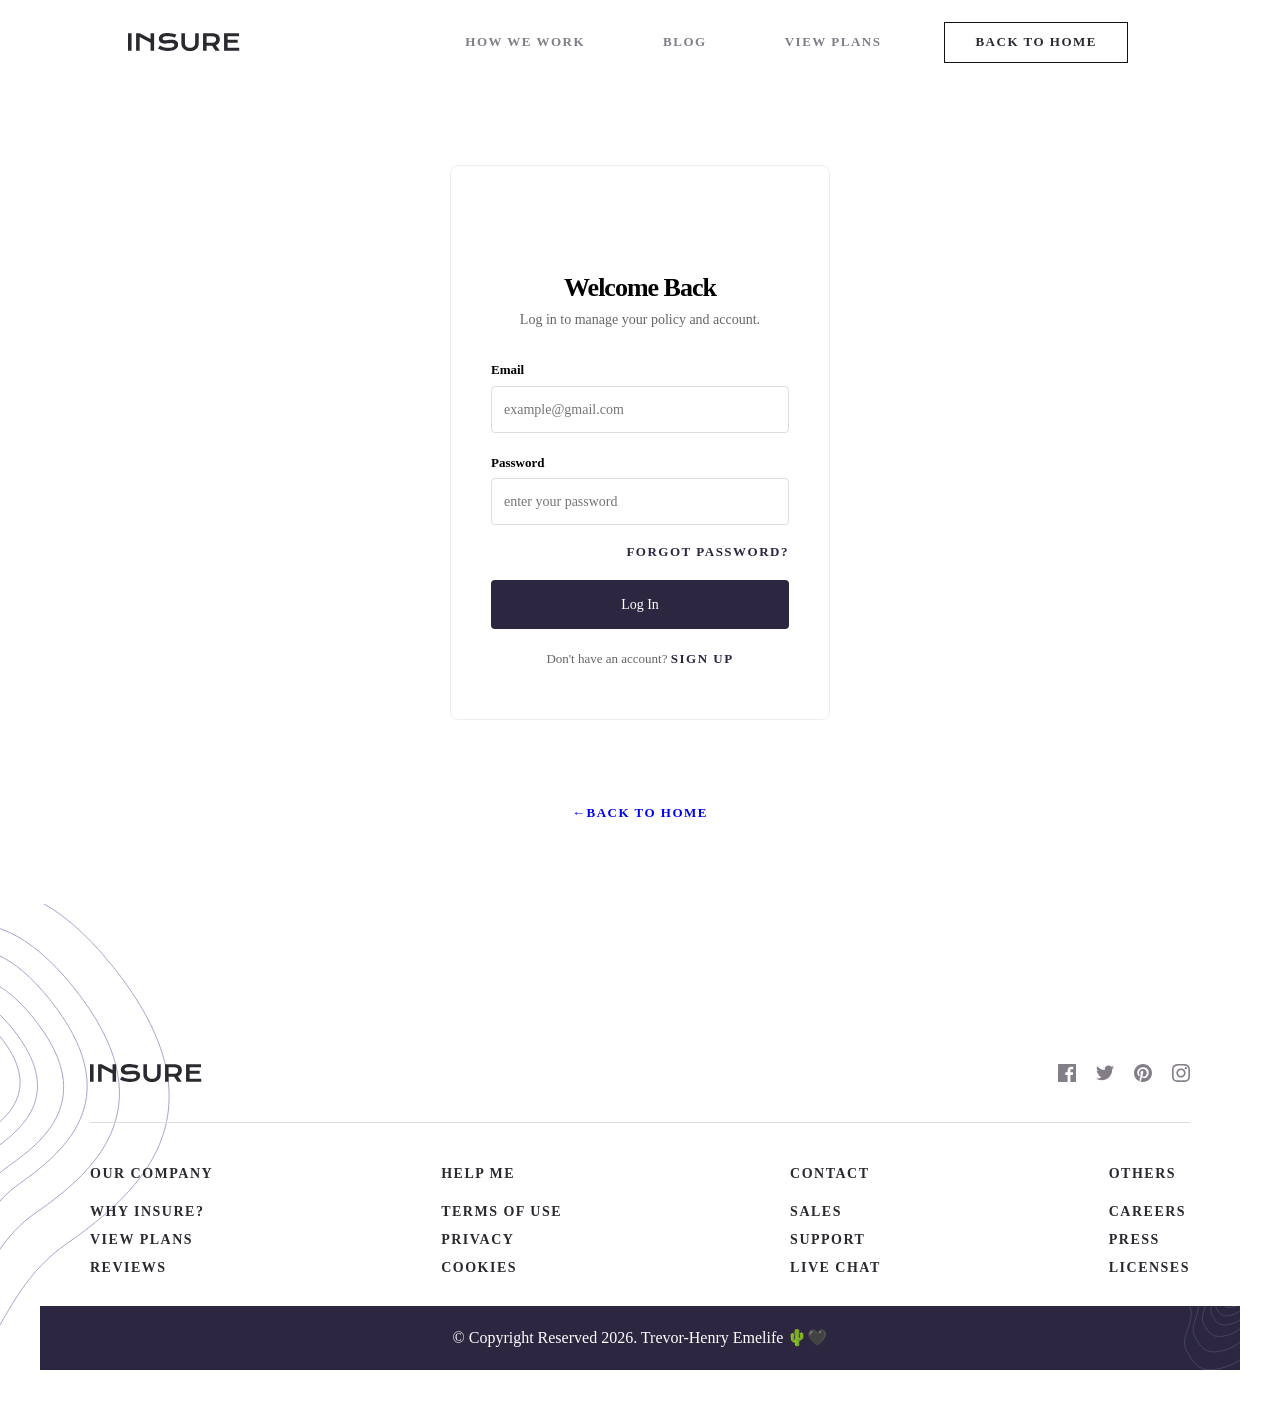
<file: login.html>
<!DOCTYPE html>
<html lang="en">
<head>
    <link rel="preconnect" href="https://fonts.googleapis.com">
    <link rel="preconnect" href="https://fonts.gstatic.com" crossorigin>
    <meta charset="UTF-8">
    <meta name="viewport" content="width=device-width, initial-scale=1.0">
    <meta name="description" content="This is a webpage>
    <meta name="author" content="Henry">
    <title>Insure Insurance LTD</title> 
    <link href="https://fonts.googleapis.com/css2?family=DM+Serif+Display:ital@0;1&family=Karla:ital,wght@0,200..800;1,200..800&display=swap" rel="stylesheet">
    <link rel="icon" type="image/png" href="images/favicon/favicon-96x96.png" sizes="96x96" />
<link rel="icon" type="image/svg+xml" href="images/favicon/favicon.svg" />
<link rel="shortcut icon" href="images/favicon/favicon.ico" />
<link rel="apple-touch-icon" sizes="180x180" href="images/favicon/apple-touch-icon.png" />
<link rel="manifest" href="images/favicon/site.webmanifest" />
<link rel="stylesheet" href="style.css">
</head>

<body>
    <header>
        <a href="">
            <img src="images/INSURE.svg" alt="Company's Logo">
        </a>
        <nav class="links">
            <a href="howwework.html">How we work</a> 
            <a href="blog.html">Blog</a>
            <a href="plans.html">View plans</a>
            <a href="index.html" class="link-btn">Back to Home</a>
        </nav>
    </header>

    <main>
        <section class="login-section">
            <div class="login-card">
                <h1>Welcome Back</h1>
                <p class="login-subtext">Log in to manage your policy and account.</p>

                <form class="login-form">
                    <label for="email">Email</label>
                    <input type="email" id="email" name="email" placeholder="example@gmail.com">

                    <label for="password">Password</label>
                    <input type="password" id="password" name="password" placeholder="enter your password">

                    <a href="" class="forgot-link">Forgot password?</a>
                    <button type="submit" class="login-btn">Log In</button>
                </form>

             <p class="signup-text">Don't have an account? <a href="">Sign up</a></p>
            </div>
        </section>

        <section class="back-home">
            <a href="index.html">←Back to Home</a>
        </section>
    </main>

    <footer>
           <div class="footer-container">
                 <div class="footer-top">
                     <img src="images/INSURE.svg" alt="Company's Logo">
                     <div class="footer-socials">
                        <a href=""><img src="images/socialicon/Path.svg" alt="Facebook"></a>
                         <a href=""><img src="images/socialicon/Path (1).svg" alt="Twitter"></a>
                          <a href=""><img src="images/socialicon/Path (2).svg" alt="Pinterest"></a>
                           <a href=""><img src="images/socialicon/Shape.svg" alt="Instagram"></a>
                     </div>
                 </div>

                <div class="footer-links">
                    <div class="footer-column">
                        <h4><a href="#">OUR COMPANY</a></h4>
                        <a href="">Why insure?</a>
                        <a href="plans.html">View Plans</a>
                        <a href="">Reviews</a>
                    </div>
                    
                    <div class="footer-column">
                        <h4><a href="">HELP ME</a></h4>
                        <a href="">Terms of use</a>
                        <a href="">Privacy</a>
                        <a href="">Cookies</a>
                    </div>

                    <div class="footer-column">
                         <h4><a href="">CONTACT</a></h4>
                         <a href="">Sales</a>
                         <a href="">Support</a>
                         <a href="">Live Chat</a>
                    </div>

                    <div class="footer-column">
                         <h4><a href="">OTHERS</a></h4>
                         <a href="">Careers</a>
                         <a href="">Press</a>
                         <a href="">Licenses</a>
                    </div>
                </div>
           </div>

            <div class="copy-footer">
            &copy; Copyright Reserved 2026. Trevor-Henry Emelife 🌵🖤
          </div>

           </footer>
</body>
</file>
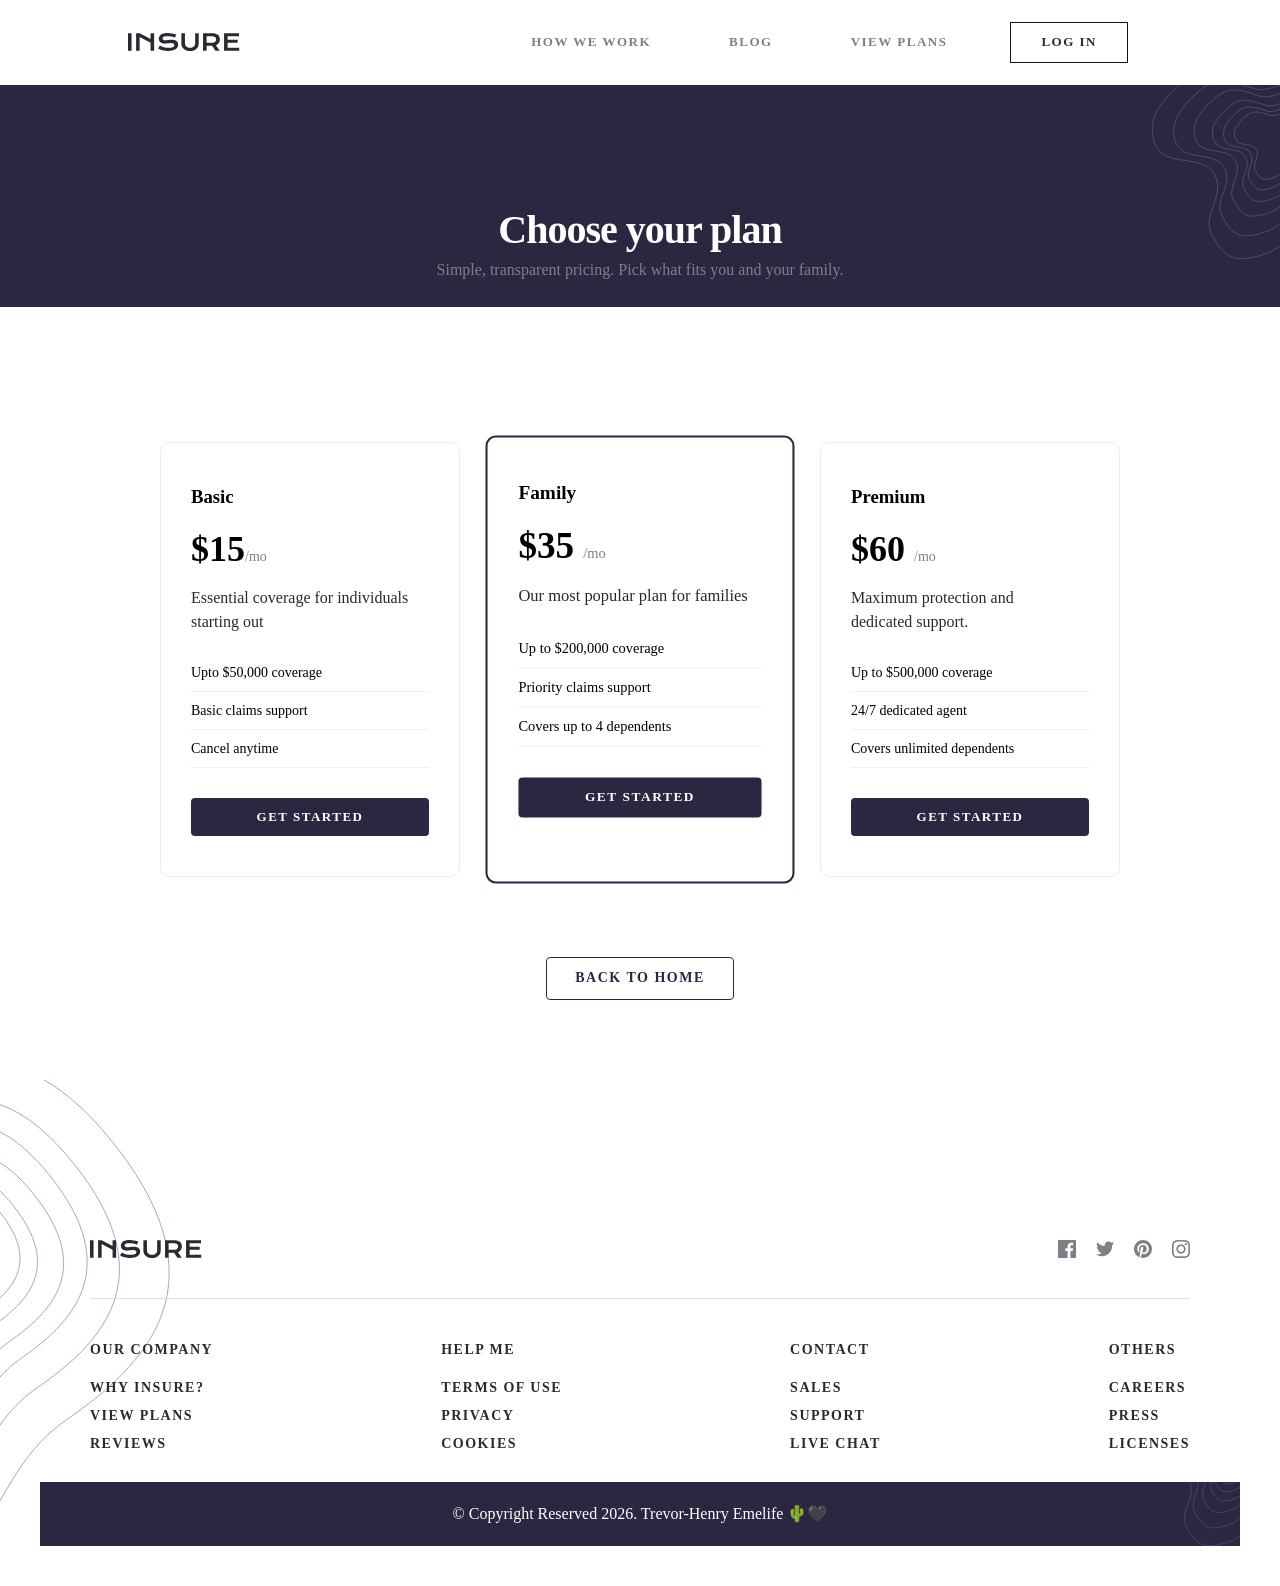
<file: plans.html>
<!DOCTYPE html>
<html lang="en">
<head>
    <link rel="preconnect" href="https://fonts.googleapis.com">
    <link rel="preconnect" href="https://fonts.gstatic.com" crossorigin>
    <meta charset="UTF-8">
    <meta name="viewport" content="width=device-width, initial-scale=1.0">
    <meta name="description" content="This is a webpage>
    <meta name="author" content="Henry">
    <title>Insure Insurance LTD</title> 
    <link href="https://fonts.googleapis.com/css2?family=DM+Serif+Display:ital@0;1&family=Karla:ital,wght@0,200..800;1,200..800&display=swap" rel="stylesheet">
    <link rel="icon" type="image/png" href="images/favicon/favicon-96x96.png" sizes="96x96" />
<link rel="icon" type="image/svg+xml" href="images/favicon/favicon.svg" />
<link rel="shortcut icon" href="images/favicon/favicon.ico" />
<link rel="apple-touch-icon" sizes="180x180" href="images/favicon/apple-touch-icon.png" />
<link rel="manifest" href="images/favicon/site.webmanifest" />
<link rel="stylesheet" href="style.css">
</head>
<body>
     <header>
        <a href="">
            <img src="images/INSURE.svg" alt="Company's Logo">
        </a>
        <nav class="links">
            <a href="howwework.html">How we work</a> 
            <a href="blog.html">Blog</a>
            <a href="plans.html">View plans</a>
            <a href="login.html" class="link-btn">Log In</a>
        </nav>
    </header>

    <main>
        <section class="plans-hero">
            <div class="plans-hero-container">
                 <h1>Choose your plan</h1>
                 <p>Simple, transparent pricing. Pick what fits you and your family.</p>
            </div>
        </section>

        <section class="plans-section">
             <div class="plans-container">
                <div class="plan-card">
                    <h3>Basic</h3>
                    <p class="plan-price">$15<span>/mo</span></p>
                    <p class="plan-desc">Essential coverage for individuals starting out</p>
                    <ul class="plan-features">
                       <li>Upto $50,000 coverage</li>
                       <li>Basic claims support</li>
                       <li>Cancel anytime</li>
                    </ul>
                    <a href="" class="plan-btn">Get Started</a>
                </div>

                <div class="plan-card plan-featured">
                    <h3>Family</h3>
                    <p class="plan-price">$35 <span>/mo</span></p>
                    <p class="plan-desc">Our most popular plan for families</p>
                    <ul class="plan-features">
                        <li>Up to $200,000 coverage</li>
                        <li>Priority claims support</li>
                        <li>Covers up to 4 dependents</li>
                    </ul>
                    <a href="" class="plan-btn">Get Started</a>
                </div>

                <div class="plan-card">
                 <h3>Premium</h3>
                 <p class="plan-price">$60 <span>/mo</span></p>
                 <p class="plan-desc">Maximum protection and dedicated support.</p>
                 <ul class="plan-features">
                    <li>Up to $500,000 coverage</li>
                    <li>24/7 dedicated agent</li>
                    <li>Covers unlimited dependents</li>
                 </ul>
                 <a href="" class="plan-btn">Get Started</a>
                </div>
             </div>
        </section>

        <section class="back-home">
              <a href="index.html"class="back-home-btn">Back to Home</a>
        </section>

    </main>

     <footer>
           <div class="footer-container">
                 <div class="footer-top">
                     <img src="images/INSURE.svg" alt="Company's Logo">
                     <div class="footer-socials">
                        <a href=""><img src="images/socialicon/Path.svg" alt="Facebook"></a>
                         <a href=""><img src="images/socialicon/Path (1).svg" alt="Twitter"></a>
                          <a href=""><img src="images/socialicon/Path (2).svg" alt="Pinterest"></a>
                           <a href=""><img src="images/socialicon/Shape.svg" alt="Instagram"></a>
                     </div>
                 </div>

                <div class="footer-links">
                    <div class="footer-column">
                        <h4><a href="#">OUR COMPANY</a></h4>
                        <a href="">Why insure?</a>
                        <a href="">View Plans</a>
                        <a href="">Reviews</a>
                    </div>
                    
                    <div class="footer-column">
                        <h4><a href="">HELP ME</a></h4>
                        <a href="">Terms of use</a>
                        <a href="">Privacy</a>
                        <a href="">Cookies</a>
                    </div>

                    <div class="footer-column">
                         <h4><a href="">CONTACT</a></h4>
                         <a href="">Sales</a>
                         <a href="">Support</a>
                         <a href="">Live Chat</a>
                    </div>

                    <div class="footer-column">
                         <h4><a href="">OTHERS</a></h4>
                         <a href="">Careers</a>
                         <a href="">Press</a>
                         <a href="">Licenses</a>
                    </div>
                </div>
           </div>

            <div class="copy-footer">
            &copy; Copyright Reserved 2026. Trevor-Henry Emelife 🌵🖤
          </div>

    </footer>
</body>
</html>
</file>
<file: style.css>
/* reset */

/* Reset CSS by Amaka Ndukwu */

/* making use of :where to allow for low specificity making it easy to override */


/* 1. border-box for box model */
*,
*::before,
*::after {
    box-sizing: border-box;
}

/* 2. remove default margin 
padding is optional but i do this because of lists*/

:where(:not(dialog)) {
    margin: 0;
    padding: 0;
}


/* 3. great for in-page linking */
@media(prefers-reduced-motion:no-preference) {
    :where(html) {
        scroll-behavior: smooth;
    }
}

/* 4. line height and text rendering improvement */
:where(html) {
    line-height: 1.5;
    -webkit-font-smoothing: antialiased;
}

/* 5. ensure full viewport height */
:where(html, body) {
    min-block-size: 100%;
}

/* 6. improve line wrapping */
:where(h1, h2, h3,
    h4, h5, h6) {
    text-wrap: balance;
}

:where(p) {
    text-wrap: pretty;
}

:where(figure)>:where(figcaption) {
    text-wrap: balance;
}

:where(p, h1, h2, h3,
    h4, h5, h6) {
    overflow-wrap: break-word;
}



/* 7. making media elements block-level */
:where(img,
    svg,
    video,
    canvas,
    picture,
    audio,
    iframe,
    embed,
    object) {
    display: block
}

:where(img, svg, video, canvas, picture) {
    block-size: auto;
    max-inline-size: 100%
}

/* 8. inherit font and letter spacing for form controls */
:where(input,
    button,
    textarea,
    select),
:where(input[type=file])::-webkit-file-upload-button {
    font: inherit;
    letter-spacing: inherit
}

/* 9. textarea can only resized vertically and will grow to adjust its content */
:where(textarea) {
    resize: vertical;
   field-sizing: content;
}

/* 10. table */
:where(table) {
    width: fit-content;
    border-collapse: collapse;
}

:where(pre) {
    direction: ltr;
    max-inline-size: max-content;
    min-inline-size: 0;
    white-space: pre;
    writing-mode: lr
}

:where(a[href],
    area,
    button,
    input:not([type=text],
        [type=email],
        [type=number],
        [type=password],
        [type=""],
        [type=tel],
        [type=url]),
    label[for],
    select,
    summary,
    [tabindex]:not([tabindex*="-"],
        pre)) {
    cursor: pointer
}

/*  this will disable additional non-standard gestures such as double-tap to zoom*/
:where(a[href],
    area,
    button,
    input,
    label[for],
    select,
    summary,
    textarea,
    [tabindex]:not([tabindex*="-"])) {
    touch-action: manipulation
}

/* my css  */
/* this root can also be written as html because it targets evrything. */
:root{
    --purple: #2d2641;
    --gray1: #837d88;
    --white: white;
    --black: #121212;
    --gray2: #2c2830;
}
 
html {
    font-family: "karla" sans-serif;
    behavior: smooth;
}

:where(h1 h2 h3 h4 h5 h6) {
    font-family: "DM Serif Display" serif;
}

a {
    text-decoration: none;
    text-transform: uppercase;
    font-size: 13px;
    letter-spacing: 1.5px;
    line-height: 115%;
      font-weight: 700;
}

header, section {
     padding-inline: 10vw;
}

header {
    display: flex;
    justify-content: space-between;
    align-items: center;
    background-color: var(--white);
    padding-top: 20px;
    padding-bottom: 20px;
}

nav {
    display: flex;
    column-gap: 24px;
    align-items: center;
} 

nav a {
    color: var(--gray1);    
  
    margin-right: 24px;
    padding: 15px;
    &:hover {
        color: var(--gray2);
    }
}

.link-btn {
    border: 1px solid var(--black);
    padding: 12px 30px;
    color: var(--gray2);

    &:hover {
        background-color: var(--gray2);
        color: var(--white);
    }
}



.hero {
    display: flex;
    /* border: 1px solid red; */
    background-image: url(images/Right\ Background\ Shapes.svg), linear-gradient(to bottom, var(--purple) 80%, var(--white) 20%);
    background-repeat: no-repeat no-repeat;
    background-position: top right;
    background-size: 25%, 100%;
    padding-top: 7.5vh;
    column-gap: 32px;

   > div {
    flex-basis: 50%;
   }
}

.hero-left-hand {
    color: var(--white);  

    p {
        margin-bottom: 20px;
    }
}

h1 {
    line-height: 90%;
    font-size: 3rem; 
    letter-spacing: -1px; 
    margin-top: 60px;
    margin-bottom: 20px;
}

.link-btn-white {
    color: var(--white);
    border: 1px solid var(--white);
    padding: 12px 30px;


     &:hover {
        background-color: var(--white);
        color: var(--purple);
    }

}


.left-hand-image {
    position: absolute;
    top: 70%;
    left: 0;

    img {
        width: 80%;
    }

}


/* to get any px prolly 480px into rem, just do 480 divided by 16px which is 30rem */
/* @media screen and (max-width: 600px) {
       .hero {
       flex-direction: column-reverse;
       padding: 0;
       background-image: url(images/Right\ Background\ Shapes.svg), linear-gradient(to bottom, var(--purple) 100%, var(--white) 0%);
       background-size: 100% 100%;
       
        
    }

       .hero-left-hand {
        padding: 80px 20px;
        text-align: center;

        svg {
            display: none;
        }
       }

       h1 {
        margin-top: 0;
       }

       .left-hand-image {
        display: none;
       }
} */


/* for the body section...done by only trevvy */

rectangle {
    color: var(--gray2);
}

h2 {
    line-height: 90%;
    font-size: 3rem; 
    letter-spacing: -1px; 
    margin-top: 60px;
    margin-bottom: 20px;
}

.body-container {
    max-width: 1100px;
    margin: auto;
}

.body-grid {
    display: flex;
    gap: 50px;
}

.body h2 {
    padding: 20px;
}

.body-card {
    background-color: var(--white);
    padding: 20px;
}

.body-card h3 {
    margin: 15px;
    font-size: 25px;
}

.body-card p {
    color: var(--gray1);
}


.how-we-work {
    background-color: var(--purple);
    width: 100%;
    padding: 35px 0;
    margin-top: 80px;

    /* this is what claude gave me */
    background-image: url("images/Right\ Background\ Shapes.svg");
    background-repeat: no-repeat;
    background-position: right bottom;
    background-size: contain;
    position: relative;
    overflow: hidden;
}

.how-we-work-container {
    max-width: 1100px;
    margin: 0 auto;
    padding: 0 40px;
    display: flex;
    justify-content: space-between;
    align-items: center;
}

.how-we-work-h2 {
    color: var(--white);
    font-size: 28px;
    font-weight: 500;
    margin: 0;

    line-height: 90%;
    font-size: 3rem; 
    letter-spacing: -1px; 
    margin-top: 40px;
    margin-bottom: 20px;
}

.how-we-work-container a {
    color: var(--white);
    border: 1px solid var(--white);
    padding: 12px 24px;
    text-decoration: none;
    font-size: 13px;
    letter-spacing: 1px;
    white-space: nowrap;
}

footer{
    background-color: var(--white);
    padding: 60px 40px 40px;

    background-image: url("images/Left\ Background\ Shapes.svg");
    background-repeat: no-repeat;
    background-position: left center;
    background-size: 170px auto;
    position: relative;
    overflow: hidden;
}

.footer-container {
    max-width: 1100px;
    margin: 0 auto;
    margin-top: 100px;
}

.footer-top {
    display: flex;
    justify-content: space-between;
    align-items: center;
    padding-bottom: 40px;
    border-bottom: 1px solid #ddd;
}

.footer-socials {
    display: flex;
    gap: 20px;
}
.footer-socials img {
    width: 18px;
    height: 18px;
}

.footer-links {
    display: flex;
    justify-content: space-between;
    padding-top: 40px;
    flex-wrap: wrap;
    gap: 20px;
}

.footer-column {
    display: flex;
    flex-direction: column;
    gap: 12px;
}

.footer-column h4 {
    font-size: 14px;
    letter-spacing: 1px;
    color: var(--gray1);
    margin-bottom: 8px;
}

.footer-column a{
    color: var(--gray2);
    text-decoration: none;
    font-size: 14px;
}

.footer-column a:hover {
    text-decoration: underline;
}


.plans-hero {
    background-color: var(--purple);
    padding: 80px 40px;
    text-align: center;

     background-image: url(images/Right\ Background\ Shapes.svg), linear-gradient(to bottom, var(--purple) 80%, var(--white) 20%);
    background-repeat: no-repeat ;
    background-position: top right;
    background-size: 10%, 100%;
    padding-top: 7.5vh;
}

.plans-hero h1 {
    color: var(--white);
    font-size: 40px; 
    margin-bottom: 10px;
}

.plans-hero p {
    color: var(--gray1);
    font-size: 16px;
}

.plans-section {
    padding: 80px 40px;
}

.plans-container {
    max-width: 1100px;
    margin: 0 auto;
    display: flex;
    gap: 30px;
    justify-content: center;
    flex-wrap: wrap;
}

.plan-card {
    background: #fff;
    /* later, you read the meaning of border and the elements in it */
    border: 1px solid #eee;
    border-radius: 10px;
    padding: 40px 30px;
    width: 300px;
    text-align: left;
}

.plan-card:hover {
    transform: translateY(-15px);
    transition: 0.3s;
}

.plan-featured {
    border: 2px solid var(--purple);
    transform: scale(1.03);
}

.plan-price {
    font-size: 36px;
    font-weight: 600;
    margin: 10px 0;
}

.plan-price span {
    font-size: 14px;
    font-weight: 400;
    color: var(--gray1);
}

.plan-desc {
    color: var(--gray2);
    margin-bottom: 20px;
}

.plan-features {
    list-style: none;
    padding: 0;
    margin-bottom: 30px;
}

.plan-features li {
    padding: 8px 0;
    border-bottom: 1px solid #f0f0f0;
    font-size: 14px;
}

.plan-btn {
    display: block;
    text-align: center;
    background: var(--purple);
    color: var(--white);
    padding: 12px;
    border-radius: 4px;
    text-decoration: none;
}

.back-home {
    text-align: center;
    padding: 0 40px 80px;
}

.back-home-btn {
    display: inline-block;
    color: var(--purple);
    text-decoration: none;
    font-size: 14px;
    border: 1px solid var(--purple);
    padding: 12px 28px;
    border-radius: 4px;
}

.back-home-btn:hover {
    background-color: var(--purple);
    color: var(--white);
}

/* this is used for smooth transition from page to page in the same website, although for now its only limited to some browsers. */
@view-transition {
    navigation: auto;
}

.hwp-hero {
    background-color: var(--purple);
    padding: 80px 40px;
    text-align: center;
}

.hwp-hero h1 {
    color: var(--white);
    font-size: 40px;
    margin-bottom: 10px;
}

.hwp-hero p {
    color: #d8d5e8;
    font-size: 16px;
}

.hwp-steps {
    padding: 80px 40px;
}

.hwp-steps-container {
    max-width: 1100px;
    margin: 0 auto;
    display: flex;
    gap: 30px;
    justify-content: center;
    flex-wrap: wrap;
}

.hwp-card {
    background: #fff;
    border: 1px solid #eee;
    border-radius: 8px;
    padding: 40px 30px;
    width: 300px;
    text-align: left;
}

.hwp-number {
    /* later, you ask claude what is the function of this inline-block */
    display: inline-block;
    background-color: var(--purple);
    color: #fff;
    width: 32px;
    height: 32px;
    border-radius: 50%;
    text-align: center;
    line-height: 32px;
    font-size: 14px;
    margin-bottom: 16px;
}

.hwp-card h3 {
    margin: 0 0 10px;
}

.hwp-card p {
    color: #666;
    font-size: 14px;
}

.hwp-faq {
    background-color: #f7f7f7;
    padding: 80px 40px;
}

.hwp-faq-container {
    max-width: 700px;
    margin: 0 auto;
}

.hwp-faq h2  {
    margin-bottom: 30px;
}

.hwp-faq-item {
    border-bottom: 1px solid #ddd;
    padding: 20px 0;
}

.hwp-faq-item h4 {
    margin: 0 0 8px;
}

.hwp-faq-item p {
    color: #666;
    font-size: 14px;
    margin: 0;
}

.hwp-cta {
    text-align: center;
    padding: 80px 40px;
}

.hwp-cta h2 {
    margin-bottom: 20px;
}

.hwp-cta-btn {
    display: inline-block;
    background-color: var(--purple);
    color: #fff;
    padding: 14px 32px;
    border-radius: 4px;
    text-decoration: none;
}

.blog-hero {
    background-color: var(--purple);
    padding: 80px 40px;
    text-align: center;
}

.blog-hero h1 {
    color: var(--white);
    font-size: 40px;
    margin-bottom: 10px;
}

.blog-hero p {
    color: #d8d5e8;
    font-size: 16px;
}

.blog-list {
    padding: 80px 40px;
}

.blog-list-container {
    max-width: 1100px;
    margin: 0 auto;
    display: flex;
    gap: 30px;
    justify-content: center;
    flex-wrap: wrap;
}

.blog-card {
    width: 320px;
    margin: 0 auto;
    color: inherit;
    border: 1px solid #eee;
    border-radius: 8px;
    overflow: hidden;
}

.blog-card img {
    width: 100%;
    height: 180px;
    object-fit: cover;
    display: block;
}

.blog-card-content {
    padding: 20px;
}

.blog-tag {
    font-size: 11px;
    letter-spacing: 1px;
    color: var(--purple);
    font-weight: 600;
}

.blog-card h3 {
    font-size: 18px;
    margin: 10px 0;
}

.blog-card p {
    font-size: 14px;
    color: var(--gray1);
    margin: 0;
}

.post-hero {
    background-color: var(--purple);
    padding: 80px 40px;
    text-align: center;
}

.post-hero h1 {
    color: #fff;
    font-size: 32px;
    margin: 15px 0 10px;
}

.post-meta {
    color: #d8d5e8;
    font-size: 13px;
}

.post-content {
    padding: 80px 40px;
}

.post-content-container {
    max-width: 700px;
    margin: 0 auto;
}

.post-image {
    width: 100%;
    border-radius: 8px;
    margin-bottom: 30px;
}

.post-content-container h3 {
    margin-top: 30px;
}

.post-content-container p {
    color: var(--gray2);
    line-height: 1.6;
    margin-bottom: 10px;
}


.login-section {
    display: flex;
    justify-content: center;
    padding: 80px 40px;
}

.login-card {
    background: #fff;
    border: 1px solid #eee;
    border-radius: 8px;
    padding: 50px 40px;
    width: 380px;
    text-align: center;
}

.login-card h1 {
    font-size: 26px;
    margin-bottom: 10px;
}

.login-subtext {
    color: #666;
    font-size: 14px;
    margin-bottom: 30px;
}

.login-form {
    display: flex;
    flex-direction: column;
    text-align: left;
}

.login-form label {
    font-size: 13px;
    font-weight: 600;
    margin-bottom: 6px;
}

.login-form input {
    border: 1px solid #ddd;
    border-radius: 4px;
    padding: 12px;
    margin-bottom: 20px;
    font-size: 14px;
}

.forgot-link {
    font-size: 13px;
    color: var(--purple);
    text-decoration: none;
    margin-bottom: 20px;
    align-self: flex-end;
}

.login-btn {
    background-color: var(--purple);
    color: #fff;
    border: none;
    padding: 14px;
    border-radius: 4px;
    font-size: 14px;
    cursor: pointer;
    
}

.signup-text {
    font-size: 13px;
    color: #666;
    margin-top: 20px;
}

.signup-text a {
    color: var(--purple);
    text-decoration: none;
    font-weight: 600;
}

.copy-footer {
    background-color: var(--purple);
    color: #fff;
    padding: 20px;
    text-align: center;
    max-width: auto;
    margin-top: 30px;

     background-image: url("images/Right\ Background\ Shapes.svg");
    background-repeat: no-repeat;
    background-position: right bottom;
    background-size: 100px;
    position: relative;
    overflow: hidden;
}

@media (max-width: 768px) {
     
    header {
        flex-direction: column;
        align-items: center;
        gap: 15px;
    }

    .links {
        flex-direction: column;
        align-items: center;
        gap: 10px;
    }

    .hero {
        flex-direction: column;
    }
     
    .hero-left-hand,
    .hero-right-hand{
        width: 100%;
    }

    .body-container {
        flex-direction: column;
        align-items: center;
    }

    .how-we-work-container{
        flex-direction: column;
        text-align: center;
        gap: 20px;
    }

    .footer-top {
        flex-direction: column;
        gap: 20px;
        text-align: center;
    }

    .footer-links {
        flex-direction: column;
        gap: 30px;
    }

    .plans-container,
    .hwp-steps-container,
    .blog-list-container {
        flex-direction: column;
        align-items: center;
    }

}
</file>
